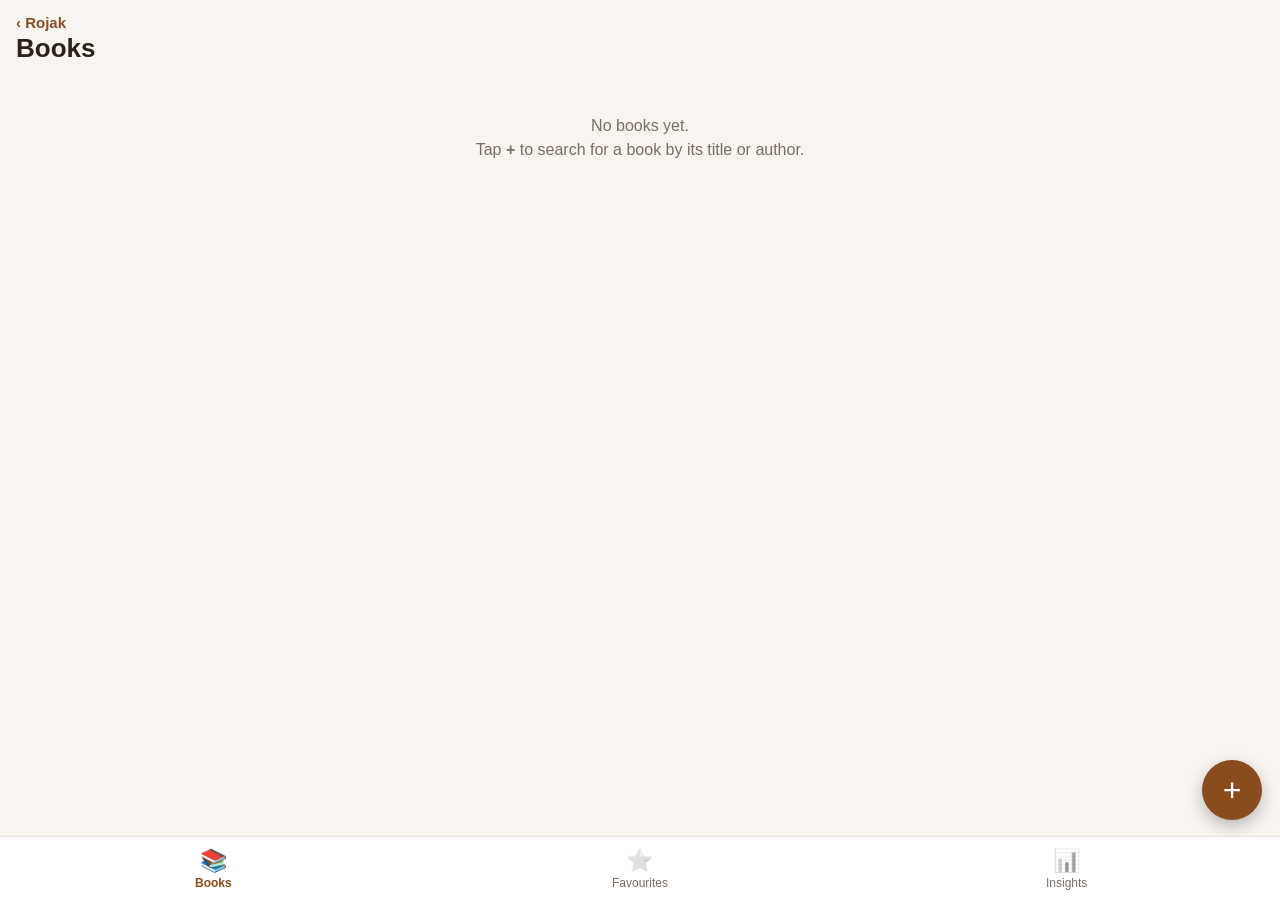
<file: books/index.html>
<!doctype html>
<html lang="en">
<head>
  <meta charset="utf-8">
  <meta name="viewport" content="width=device-width, initial-scale=1, viewport-fit=cover">
  <title>Books · Rojak</title>
  <meta name="description" content="Books you want to read, are reading and have finished. Data stays on your phone.">
  <meta name="theme-color" content="#8a4b1f">
  <link rel="manifest" href="../manifest.json">
  <link rel="icon" href="../rojak-icon.svg" type="image/svg+xml">
  <link rel="apple-touch-icon" href="../rojak-apple-touch-icon.png">
  <meta name="apple-mobile-web-app-capable" content="yes">
  <meta name="mobile-web-app-capable" content="yes">
  <meta name="apple-mobile-web-app-title" content="Books">
  <meta name="apple-mobile-web-app-status-bar-style" content="default">
  <!-- When app files change, bump ?v= here, in index.html, money/index.html, fitness/index.html, habits/index.html and the version in sw.js (keep them all the same). -->
  <link rel="stylesheet" href="style.css?v=97">
</head>
<body>
  <header class="topbar">
    <a href="../" class="back-home">‹ Rojak</a>
    <h1>Books</h1>
    <div id="summaryLine" class="muted small"></div>
  </header>

  <main>
    <div id="books"></div>
  </main>

  <button id="fab" class="fab" aria-label="Add a book">+</button>

  <nav class="tabbar" aria-label="Books sections">
    <button type="button" data-view="books" class="active"><span>📚</span>Books</button>
    <button type="button" data-view="favourites"><span>⭐</span>Favourites</button>
    <button type="button" data-view="insights"><span>📊</span>Insights</button>
  </nav>

  <!-- Bottom sheet for search and forms -->
  <div id="sheet" class="sheet hidden" role="dialog" aria-modal="true" aria-labelledby="sheetTitle">
    <div class="sheet-backdrop" data-close></div>
    <div class="sheet-panel">
      <div class="sheet-head">
        <h2 id="sheetTitle"></h2>
        <button class="icon-btn" data-close aria-label="Close">✕</button>
      </div>
      <div id="sheetBody"></div>
    </div>
  </div>

  <!-- Finished a book: when, and how many stars (over the sheet) -->
  <div id="finishDlg" class="dlg hidden" role="dialog" aria-modal="true" aria-labelledby="finishTitle">
    <div class="sheet-backdrop" data-fclose></div>
    <div class="dlg-panel">
      <div class="dlg-cover" id="finishCover"></div>
      <h2 id="finishTitle">Finished! 🎉</h2>
      <div class="muted small" id="finishBook"></div>
      <label>Finished on <input type="date" id="finishDate"></label>
      <div class="label-t">How was it?</div>
      <div class="stars big" id="finishStars" role="radiogroup" aria-label="Rating"></div>
      <div class="star-word" id="finishWord"></div>
      <div class="warn-line hidden" id="finishWarn"></div>
      <button class="btn" type="button" id="finishOk">Save</button>
      <button class="link-btn" type="button" data-fclose>Cancel</button>
    </div>
  </div>

  <!-- Edit the genre list (over the sheet) -->
  <div id="genreDlg" class="dlg genre-dlg hidden" role="dialog" aria-modal="true" aria-labelledby="genreTitle">
    <div class="sheet-backdrop" data-gclose></div>
    <div class="dlg-panel">
      <h2 id="genreTitle">Genres</h2>
      <div class="muted small">Rename a genre by typing over it. Removing one takes it off its books (the number is how many books have it).</div>
      <div id="genreList" class="genre-list"></div>
      <form id="genreAdd" class="genre-add"><input id="genreNew" maxlength="30" placeholder="New genre, e.g. Horror" aria-label="New genre"><button class="btn" type="submit">Add</button></form>
      <button class="btn secondary" type="button" data-gclose>Done</button>
    </div>
  </div>

  <input type="file" id="coverFile" accept="image/*" hidden>
  <input type="file" id="coverCamera" accept="image/*" capture="environment" hidden>

  <div id="toast" class="toast hidden"></div>

  <script src="../core/store.js?v=97"></script>
  <script src="genres.js?v=97"></script>
  <script src="insights.js?v=97"></script>
  <script src="app.js?v=97"></script>
</body>
</html>
</file>
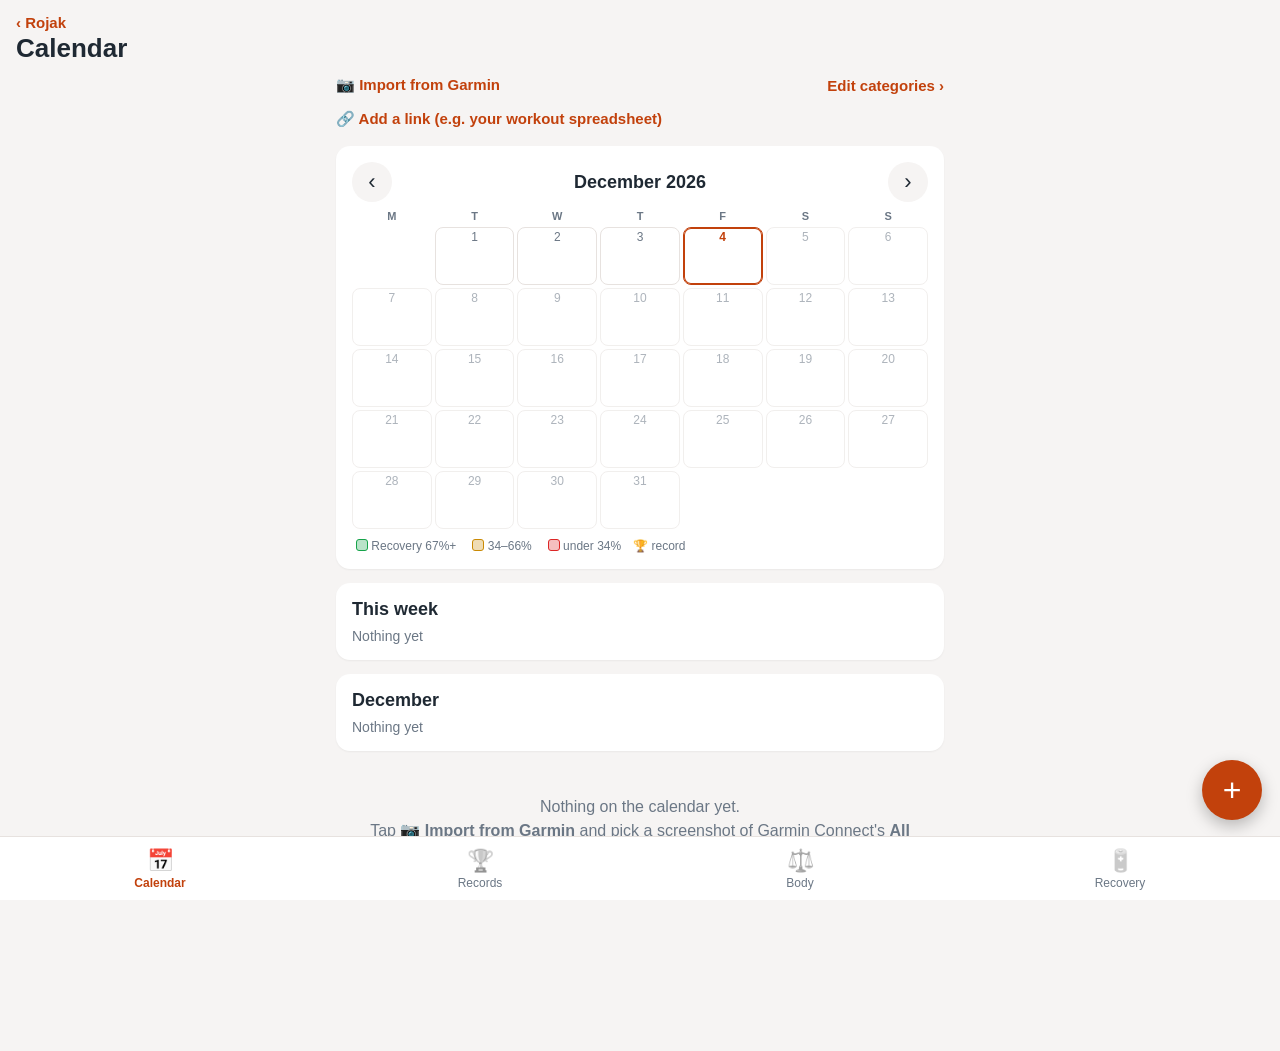
<file: fitness/index.html>
<!doctype html>
<html lang="en">
<head>
  <meta charset="utf-8">
  <meta name="viewport" content="width=device-width, initial-scale=1, viewport-fit=cover">
  <title>Fitness · Rojak</title>
  <meta name="description" content="A calendar of your training, your max lifts and fastest runs, body measurements and recovery. Data stays on your phone.">
  <meta name="theme-color" content="#c2410c">
  <link rel="manifest" href="../manifest.json">
  <link rel="icon" href="../rojak-icon.svg" type="image/svg+xml">
  <link rel="apple-touch-icon" href="../rojak-apple-touch-icon.png">
  <meta name="apple-mobile-web-app-capable" content="yes">
  <meta name="mobile-web-app-capable" content="yes">
  <meta name="apple-mobile-web-app-title" content="Fitness">
  <meta name="apple-mobile-web-app-status-bar-style" content="default">
  <!-- When app files change, bump ?v= here, in index.html, money/index.html and the version in sw.js (keep them all the same). -->
  <link rel="stylesheet" href="style.css?v=97">
</head>
<body>
  <header class="topbar">
    <a href="../" class="back-home">‹ Rojak</a>
    <h1 id="viewTitle">Calendar</h1>
  </header>

  <main>
    <!-- CALENDAR: what you did each day, by category -->
    <section id="view-calendar" class="view active">
      <div class="view-head"><button type="button" class="link-btn import-btn" data-import>📷 Import from Garmin</button><button type="button" class="link-btn" id="catsBtn">Edit categories ›</button></div>
      <div id="calendar"></div>
    </section>

    <!-- RECORDS: max lifts and fastest runs -->
    <section id="view-records" class="view">
      <div class="view-head"><button type="button" class="link-btn import-btn" data-import>📷 Import Garmin Personal Records</button></div>
      <div id="records"></div>
    </section>

    <!-- BODY: body weight, height, body fat -->
    <section id="view-body" class="view">
      <div id="bodyLatest"></div>
      <div id="bodyList" class="list"></div>
    </section>

    <!-- RECOVERY: recovery score, HRV, resting heart rate, sleep, strain -->
    <section id="view-recovery" class="view">
      <div class="view-head"><button type="button" class="link-btn import-btn" data-import>📷 Import from Whoop / Garmin</button></div>
      <div id="recoveryLatest"></div>
      <div id="recoveryList" class="list"></div>
    </section>
  </main>

  <button id="fab" class="fab" aria-label="Add a session">+</button>

  <nav class="tabbar">
    <button data-view="calendar" class="active"><span>📅</span>Calendar</button>
    <button data-view="records"><span>🏆</span>Records</button>
    <button data-view="body"><span>⚖️</span>Body</button>
    <button data-view="recovery"><span>🔋</span>Recovery</button>
  </nav>

  <!-- Bottom sheet for forms -->
  <div id="sheet" class="sheet hidden" role="dialog" aria-modal="true" aria-labelledby="sheetTitle">
    <div class="sheet-backdrop" data-close></div>
    <div class="sheet-panel">
      <div class="sheet-head">
        <h2 id="sheetTitle"></h2>
        <button class="icon-btn" data-close aria-label="Close">✕</button>
      </div>
      <div id="sheetBody"></div>
    </div>
  </div>

  <div id="toast" class="toast hidden"></div>

  <script src="../core/store.js?v=97"></script>
  <script src="app.js?v=97"></script>
  <script src="import.js?v=97"></script>
</body>
</html>
</file>
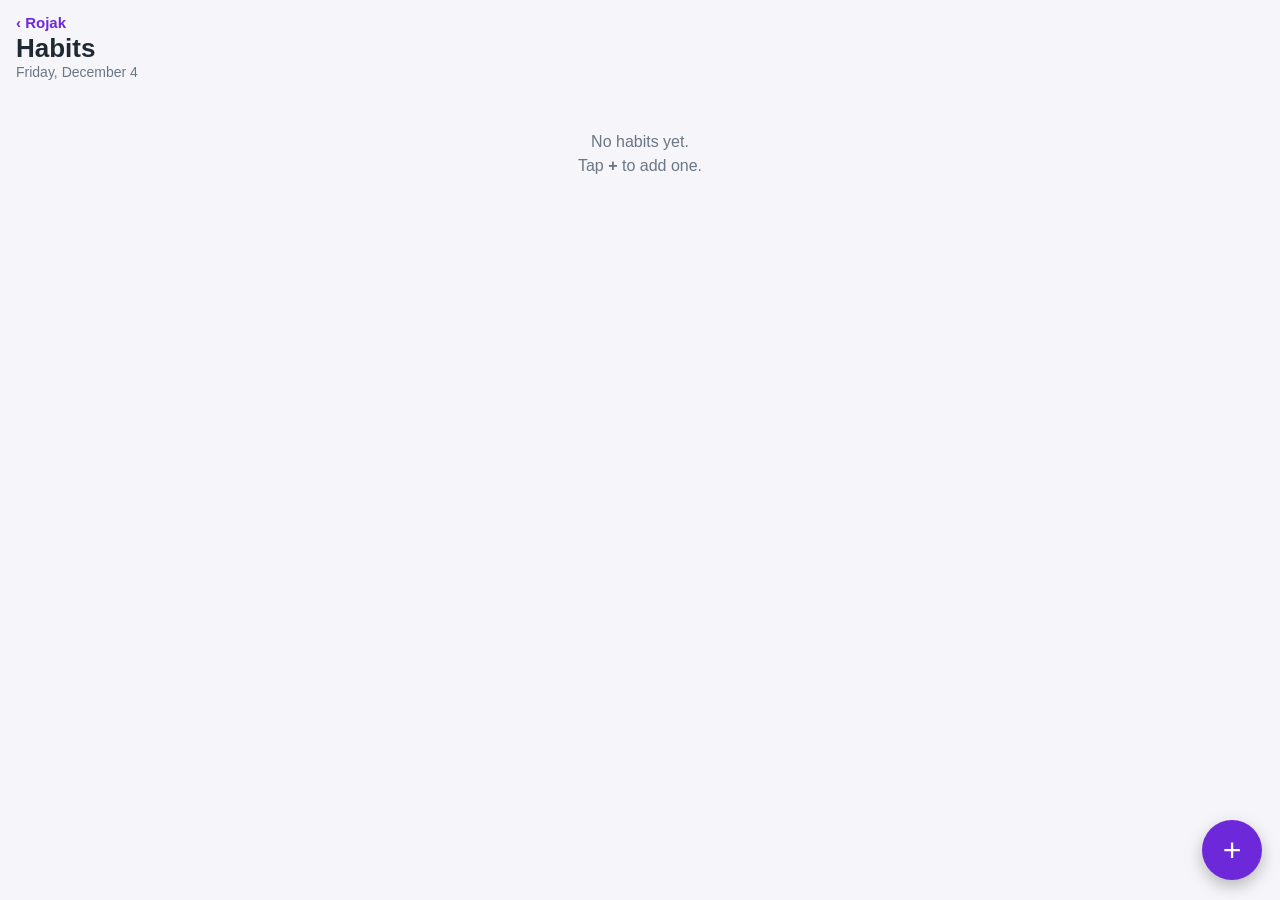
<file: habits/index.html>
<!doctype html>
<html lang="en">
<head>
  <meta charset="utf-8">
  <meta name="viewport" content="width=device-width, initial-scale=1, viewport-fit=cover">
  <title>Habits · Rojak</title>
  <meta name="description" content="Daily, weekly and monthly habits with streaks and completion. Data stays on your phone.">
  <meta name="theme-color" content="#6d28d9">
  <link rel="manifest" href="../manifest.json">
  <link rel="icon" href="../rojak-icon.svg" type="image/svg+xml">
  <link rel="apple-touch-icon" href="../rojak-apple-touch-icon.png">
  <meta name="apple-mobile-web-app-capable" content="yes">
  <meta name="mobile-web-app-capable" content="yes">
  <meta name="apple-mobile-web-app-title" content="Habits">
  <meta name="apple-mobile-web-app-status-bar-style" content="default">
  <!-- When app files change, bump ?v= here, in index.html, money/index.html, fitness/index.html and the version in sw.js (keep them all the same). -->
  <link rel="stylesheet" href="style.css?v=97">
</head>
<body>
  <header class="topbar">
    <a href="../" class="back-home">‹ Rojak</a>
    <h1>Habits</h1>
    <div id="todayLabel" class="muted small"></div>
  </header>

  <main>
    <div id="habits"></div>
  </main>

  <button id="fab" class="fab" aria-label="Add a habit">+</button>

  <!-- Bottom sheet for forms -->
  <div id="sheet" class="sheet hidden" role="dialog" aria-modal="true" aria-labelledby="sheetTitle">
    <div class="sheet-backdrop" data-close></div>
    <div class="sheet-panel">
      <div class="sheet-head">
        <h2 id="sheetTitle"></h2>
        <button class="icon-btn" data-close aria-label="Close">✕</button>
      </div>
      <div id="sheetBody"></div>
    </div>
  </div>

  <div id="toast" class="toast hidden"></div>

  <script src="../core/store.js?v=97"></script>
  <script src="rules.js?v=97"></script>
  <script src="engine.js?v=97"></script>
  <script src="app.js?v=97"></script>
</body>
</html>
</file>
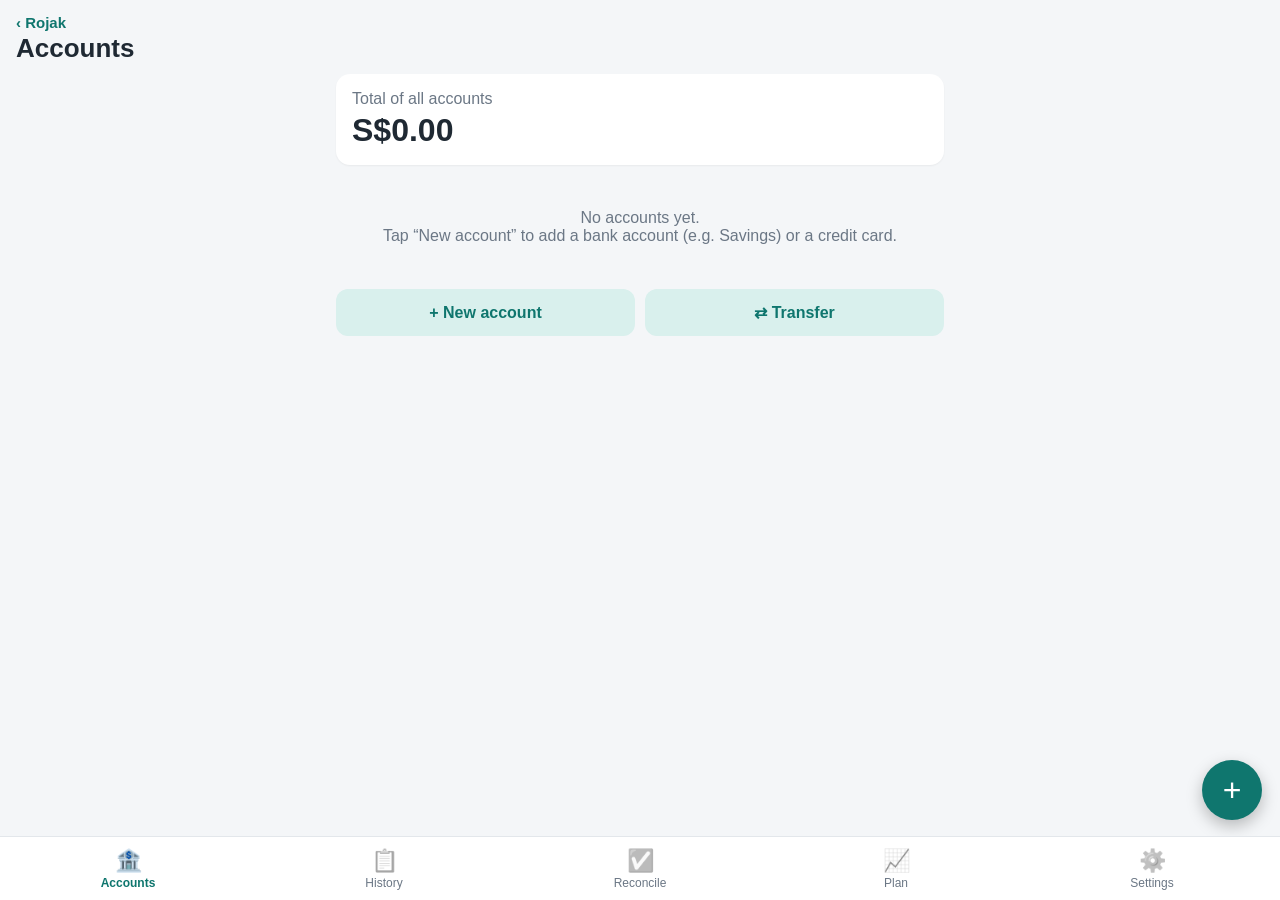
<file: money/index.html>
<!doctype html>
<html lang="en">
<head>
  <meta charset="utf-8">
  <meta name="viewport" content="width=device-width, initial-scale=1, viewport-fit=cover">
  <title>Money · Rojak</title>
  <meta name="description" content="A simple money tracker that keeps your data on your phone.">
  <meta name="theme-color" content="#0f766e">
  <link rel="manifest" href="../manifest.json">
  <link rel="icon" href="../icon-v2.svg" type="image/svg+xml">
  <link rel="apple-touch-icon" href="../apple-touch-icon-v2.png">
  <meta name="apple-mobile-web-app-capable" content="yes">
  <meta name="mobile-web-app-capable" content="yes">
  <meta name="apple-mobile-web-app-title" content="Money">
  <meta name="apple-mobile-web-app-status-bar-style" content="default">
  <!-- When app files change, bump ?v= here and the version in sw.js so phones load matching files. -->
  <link rel="stylesheet" href="style.css?v=97">
</head>
<body>
  <header class="topbar">
    <a href="../" class="back-home">‹ Rojak</a>
    <h1 id="viewTitle">Accounts</h1>
  </header>

  <main>
    <!-- ACCOUNTS -->
    <section id="view-accounts" class="view active">
      <div id="dueList"></div>
      <div class="card total-card">
        <div class="muted" id="totalLabel">Total of all accounts</div>
        <div id="totalBalance" class="big">0.00</div>
        <div id="totalSplit" class="muted small"></div>
      </div>
      <div id="accountList" class="list"></div>
      <div class="btn-row">
        <button class="btn secondary" id="addAccountBtn">+ New account</button>
        <button class="btn secondary" id="transferBtn">⇄ Transfer</button>
      </div>
      <div id="loanList" style="margin-top:18px"></div>
    </section>

    <!-- TRANSACTIONS -->
    <section id="view-tx" class="view">
      <div class="row gap">
        <select id="txFilter" aria-label="Filter by account"></select>
        <select id="txCatFilter" aria-label="Filter by category"></select>
      </div>
      <div id="spendPie" class="card"></div>
      <div id="txTotal" class="card total-line hidden"></div>
      <div id="txList" class="list"></div>
    </section>

    <!-- RECONCILE -->
    <section id="view-recon" class="view">
      <form id="reconForm" class="card form">
        <p class="muted small">Check your bank app, take a screenshot, then fill this in.</p>
        <label>Account
          <select id="reconAccount" required></select>
        </label>
        <label>Date
          <input type="date" id="reconDate" required>
        </label>
        <div id="reconCardModeWrap" class="hidden">
          <div class="segmented" id="reconCardMode">
            <button type="button" data-m="bill" class="on">Bill to pay</button>
            <button type="button" data-m="all">Everything owed</button>
          </div>
          <p class="muted small" id="reconCardHint" style="margin:6px 0 0"></p>
        </div>
        <label>Bank screenshot (optional — the balance is read from it for you; the screenshot isn't kept)
          <input type="file" id="reconImage" accept="image/*">
        </label>
        <img id="reconPreview" class="preview hidden" alt="Screenshot preview">
        <div id="reconOcr" class="ocr-box small hidden" aria-live="polite"></div>
        <label><span id="reconBankLabel">Balance shown in your bank</span>
          <input type="number" id="reconBank" inputmode="decimal" step="0.01" placeholder="0.00" required>
        </label>
        <div class="compare">
          <div><span class="muted small" id="reconAppLabel">App balance</span><strong id="reconApp">0.00</strong></div>
          <div><span class="muted small">Difference</span><strong id="reconDiff">–</strong></div>
        </div>
        <label>Note (optional)
          <input type="text" id="reconNote" placeholder="e.g. pending card payment">
        </label>
        <button class="btn full" type="submit">Save reconciliation</button>
      </form>
      <h2 class="section-title">History</h2>
      <div id="reconList" class="list"></div>
    </section>

    <!-- PLAN: forecast, recurring payments, savings projects -->
    <section id="view-plan" class="view">
      <div class="segmented three four" id="planTabs">
        <button type="button" data-plan="forecast" class="on">Forecast</button>
        <button type="button" data-plan="recurring">Recurring</button>
        <button type="button" data-plan="projects">Projects</button>
        <button type="button" data-plan="trips">Trips</button>
      </div>
      <div id="plan-forecast" class="plan-pane"></div>
      <div id="plan-recurring" class="plan-pane hidden"></div>
      <div id="plan-projects" class="plan-pane hidden"></div>
      <div id="plan-trips" class="plan-pane hidden"></div>
    </section>

    <!-- BACKUP -->
    <section id="view-backup" class="view">
      <a class="card form backup-link" href="../">
        <h2>Backup</h2>
        <p class="muted small">Backup, restore and deleting data are done for all of Rojak at once, on the home screen. <strong>‹ Rojak → Backup</strong></p>
      </a>
      <div class="card form">
        <h2>Settings</h2>
        <label>Currency symbol
          <input type="text" id="currencyInput" maxlength="4" placeholder="e.g. $ or £ or RM">
        </label>
        <label>Payday (salary day)
          <select id="paydayInput"></select>
        </label>
        <label id="payWeekendWrap" class="check"><input type="checkbox" id="payWeekendInput">
          If payday falls on a weekend, I'm paid on the Friday before</label>
        <p class="muted small" style="margin:-6px 0 0">With a payday set, the forecast and totals use pay cycles (payday to the day before the next payday) instead of calendar months.</p>
        <button type="button" class="btn secondary full" id="payChangeBtn">Payday changing? (e.g. new job)</button>
        <div id="payHistory"></div>
        <label class="check"><input type="checkbox" id="remindInput">
          Notify me when a recurring payment is due, so I remember to log it</label>
        <p id="remindInfo" class="muted small" style="margin:-6px 0 0"></p>
        <button class="btn secondary full" id="manageCatsBtn">Manage categories</button>
        <p id="storageInfo" class="muted small"></p>
      </div>
    </section>
  </main>

  <button id="fab" class="fab" aria-label="Add transaction">+</button>

  <nav class="tabbar">
    <button data-view="accounts" class="active"><span>🏦</span>Accounts</button>
    <button data-view="tx"><span>📋</span>History</button>
    <button data-view="recon"><span>✅</span>Reconcile</button>
    <button data-view="plan"><span>📈</span>Plan</button>
    <button data-view="backup"><span>⚙️</span>Settings</button>
  </nav>

  <!-- Bottom sheet for forms -->
  <div id="sheet" class="sheet hidden" role="dialog" aria-modal="true">
    <div class="sheet-backdrop" data-close></div>
    <div class="sheet-panel">
      <div class="sheet-head">
        <h2 id="sheetTitle"></h2>
        <button class="icon-btn" data-close aria-label="Close">✕</button>
      </div>
      <div id="sheetBody"></div>
    </div>
  </div>

  <div id="toast" class="toast hidden"></div>

  <script src="../core/store.js?v=97"></script>
  <script src="app.js?v=97"></script>
  <script src="plan.js?v=97"></script>
</body>
</html>
</file>
<file: books/style.css>
/* Books — same layout as Money, Fitness and Habits, with a warm wood-brown accent. */
:root {
  --bg: #f8f5f1;
  --card: #ffffff;
  --text: #2a211b;
  --muted: #7a6d63;
  --line: #e8e0d7;
  --primary: #8a4b1f;
  --primary-soft: #f6eadf;
  --on-primary: #ffffff;
  --star: #f5a524;
  --good: #15803d;
  --danger: #9f1239;
  --radius: 14px;
  --safe-b: env(safe-area-inset-bottom, 0px);
  color-scheme: light dark;
}
@media (prefers-color-scheme: dark) {
  :root {
    --bg: #15110e;
    --card: #211b16;
    --text: #efe8e1;
    --muted: #a89a8e;
    --line: #3a3029;
    --primary: #e0a46b;
    --primary-soft: #3a2a1d;
    --on-primary: #2a1a0c;
    --star: #fbbf24;
    --good: #22c55e;
    --danger: #fb7185;
  }
}

* { box-sizing: border-box; }
html, body { margin: 0; }
body {
  font-family: -apple-system, BlinkMacSystemFont, "Segoe UI", Roboto, sans-serif;
  background: var(--bg); color: var(--text); font-size: 16px;
  -webkit-tap-highlight-color: transparent;
  padding-bottom: calc(var(--safe-b) + 100px);
}

.topbar { position: sticky; top: 0; z-index: 5; background: var(--bg); padding: calc(env(safe-area-inset-top, 0px) + 14px) 16px 10px; }
.topbar h1 { margin: 0; font-size: 26px; }
.back-home { display: inline-block; color: var(--primary); font-weight: 600; text-decoration: none; font-size: 15px; margin-bottom: 2px; }

main { padding: 0 16px; max-width: 640px; margin: 0 auto; }
.hidden { display: none !important; }
.muted { color: var(--muted); }
.small { font-size: 14px; }
.empty { text-align: center; color: var(--muted); padding: 40px 10px; line-height: 1.5; }

/* ---------- Forms ---------- */
.form { display: flex; flex-direction: column; gap: 14px; }
label { display: flex; flex-direction: column; gap: 6px; font-size: 14px; font-weight: 600; }
input, select {
  font: inherit; font-weight: 400; font-size: 16px; /* 16px stops iPhone zooming in */
  padding: 12px; border: 1px solid var(--line); border-radius: 10px;
  background: var(--bg); color: var(--text); width: 100%; min-width: 0;
}
input:focus, select:focus { outline: 2px solid var(--primary); outline-offset: -1px; }
.hint { font-size: 12px; font-weight: 400; color: var(--muted); }
.label-t { font-size: 14px; font-weight: 600; margin-bottom: -8px; }
.seg { display: grid; grid-auto-flow: column; grid-auto-columns: 1fr; gap: 6px; }
.seg button { border: 1px solid var(--line); background: var(--card); color: var(--text); border-radius: 10px; padding: 10px 6px;
  font: inherit; font-size: 14px; font-weight: 600; cursor: pointer; }
.seg button.on { background: var(--primary); border-color: var(--primary); color: var(--on-primary); }

/* Buttons */
.btn { font: inherit; font-weight: 600; border: 0; border-radius: 12px; padding: 14px 16px; background: var(--primary); color: var(--on-primary);
  cursor: pointer; text-align: center; width: 100%; display: block; }
.btn.danger { background: transparent; color: var(--danger); border: 1px solid var(--danger); }
.btn:active { opacity: .8; }
.icon-btn { border: 0; background: var(--bg); color: var(--text); width: 36px; height: 36px; border-radius: 50%; font-size: 16px; cursor: pointer; }

.fab {
  position: fixed; right: 18px; z-index: 6; bottom: calc(var(--safe-b) + 20px);
  width: 60px; height: 60px; border-radius: 50%; border: 0;
  background: var(--primary); color: var(--on-primary); font-size: 32px; line-height: 1; box-shadow: 0 6px 16px rgba(0,0,0,.25); cursor: pointer;
}

.sheet { position: fixed; inset: 0; z-index: 20; }
.sheet-backdrop { position: absolute; inset: 0; background: rgba(0,0,0,.4); }
.sheet-panel {
  position: absolute; left: 0; right: 0; bottom: 0; max-height: 92vh; overflow-y: auto;
  background: var(--card); border-radius: 18px 18px 0 0; padding: 8px 16px calc(20px + var(--safe-b));
  max-width: 640px; margin: 0 auto; animation: up .2s ease-out;
}
@keyframes up { from { transform: translateY(40px); opacity: 0; } }
@media (prefers-reduced-motion: reduce) { .sheet-panel { animation: none; } }
.sheet-head { display: flex; justify-content: space-between; align-items: center; padding: 8px 0 12px; }
.sheet-head h2 { margin: 0; font-size: 20px; }

.toast {
  position: fixed; left: 50%; transform: translateX(-50%); z-index: 30; bottom: calc(var(--safe-b) + 96px);
  background: #222; color: #fff; padding: 10px 16px; border-radius: 20px; font-size: 14px; max-width: calc(100% - 32px); text-align: center;
}

textarea { font: inherit; font-weight: 400; font-size: 16px; padding: 12px; border: 1px solid var(--line); border-radius: 10px;
  background: var(--bg); color: var(--text); width: 100%; min-height: 90px; resize: vertical; }
textarea:focus { outline: 2px solid var(--primary); outline-offset: -1px; }
.btn.secondary { background: var(--primary-soft); color: var(--primary); }
.link-btn { background: none; border: 0; color: var(--primary); font: inherit; font-weight: 600; padding: 8px 4px; cursor: pointer; }
.warn-line { font-size: 13px; color: var(--danger); }
.row2 { display: grid; grid-template-columns: 1fr 1fr; gap: 10px; }

/* ---------- Covers ---------- */
/* A cover keeps a book's shape (2:3). Books without a picture get a plain coloured cover with the title on it. */
.cover { position: relative; flex: none; width: 56px; aspect-ratio: 2 / 3; border-radius: 3px 5px 5px 3px; overflow: hidden;
  background: var(--line); box-shadow: 0 1px 3px rgba(0,0,0,.25), inset 3px 0 0 rgba(0,0,0,.12); }
.cover img { position: absolute; inset: 0; width: 100%; height: 100%; object-fit: cover; display: block; }
.cover.plain { display: flex; align-items: center; justify-content: center; padding: 4px; text-align: center; color: #fff;
  font-size: 9px; font-weight: 700; line-height: 1.15; overflow-wrap: anywhere; text-shadow: 0 1px 1px rgba(0,0,0,.3); }
.cover.plain span { display: -webkit-box; -webkit-line-clamp: 5; -webkit-box-orient: vertical; overflow: hidden; }
.cover.lg { width: 110px; font-size: 13px; }

/* ---------- The list ---------- */
.group-h { font-size: 13px; font-weight: 700; color: var(--muted); text-transform: uppercase; letter-spacing: .04em; margin: 18px 4px 8px; }
.group-h:first-child { margin-top: 4px; }
.book { display: flex; gap: 12px; align-items: center; width: 100%; background: var(--card); border: 0; border-radius: var(--radius);
  padding: 10px 12px; margin-bottom: 8px; box-shadow: 0 1px 2px rgba(0,0,0,.05); font: inherit; color: inherit; text-align: left; cursor: pointer; }
.book-info { flex: 1; min-width: 0; }
.book-title { font-weight: 700; overflow: hidden; text-overflow: ellipsis; display: -webkit-box; -webkit-line-clamp: 2; -webkit-box-orient: vertical; }
.book-author { color: var(--muted); font-size: 14px; margin-top: 1px; white-space: nowrap; overflow: hidden; text-overflow: ellipsis; }
.book-meta { color: var(--muted); font-size: 12px; margin-top: 4px; }
.row-stars { gap: 0; margin: 3px 0 0 -3px; }
.row-stars .star { padding: 3px; }
.row-stars .star svg { width: 22px; height: 22px; }
.quick { flex: none; border: 1px solid var(--line); background: var(--card); color: var(--primary); border-radius: 10px; padding: 8px 10px;
  font: inherit; font-size: 13px; font-weight: 600; line-height: 1.25; cursor: pointer; }

/* ---------- Stars ---------- */
.stars { display: flex; gap: 4px; align-items: center; }
.star { border: 0; background: none; padding: 2px; cursor: pointer; line-height: 0; color: var(--line); }
.star svg { width: 34px; height: 34px; display: block; fill: currentColor; transition: transform .15s; }
.star.on { color: var(--star); }
.star.on svg { filter: drop-shadow(0 1px 1px rgba(0,0,0,.15)); }
.star.pop svg { animation: pop .3s ease-out; }
@keyframes pop { 50% { transform: scale(1.3); } }
.stars.big { justify-content: center; gap: 6px; }
.stars.big .star svg { width: 46px; height: 46px; }
.stars.mini { gap: 1px; }
.stars.mini svg { width: 14px; height: 14px; fill: currentColor; }
.stars.mini .off { color: var(--line); }
.stars.mini .on { color: var(--star); }
.star-word { text-align: center; font-size: 14px; font-weight: 600; color: var(--primary); min-height: 20px; margin-top: -6px; }
@media (prefers-reduced-motion: reduce) { .star.pop svg { animation: none; } }

/* ---------- Search ---------- */
.search-box { position: relative; }
.results { display: flex; flex-direction: column; gap: 4px; margin-top: 4px; }
.result { display: flex; gap: 12px; align-items: center; width: 100%; border: 0; background: none; padding: 8px 4px; border-radius: 10px;
  font: inherit; color: inherit; text-align: left; cursor: pointer; }
.result:active, .result:hover { background: var(--primary-soft); }
.result .cover { width: 44px; }
.result-msg { text-align: center; color: var(--muted); font-size: 14px; padding: 20px 8px; line-height: 1.5; }
.manual-box { border-top: 1px solid var(--line); margin-top: 8px; padding-top: 12px; text-align: center; }

/* ---------- Book form ---------- */
.cover-edit { display: flex; gap: 14px; align-items: center; }
.cover-btns { display: flex; flex-direction: column; gap: 8px; flex: 1; }
.cover-btns .btn { padding: 10px 12px; font-size: 14px; }

/* ---------- Finished dialog (over the sheet) ---------- */
.dlg { position: fixed; inset: 0; z-index: 25; display: grid; place-items: center; padding: 16px; }
.dlg-panel { position: relative; background: var(--card); border-radius: 18px; padding: 20px 18px 12px; width: 100%; max-width: 380px;
  display: flex; flex-direction: column; gap: 14px; text-align: center; animation: up .2s ease-out; max-height: 92vh; overflow-y: auto; }
.dlg-panel h2 { margin: 0; font-size: 22px; }
.dlg-panel label { text-align: left; }
.dlg-cover { display: flex; justify-content: center; }
.dlg-cover:empty { display: none; }
@media (prefers-reduced-motion: reduce) { .dlg-panel { animation: none; } }

/* ---------- Reading timeline ---------- */
/* A line down the left; each year is a pill on the line, each month a dot with its covers side by side. */
.tl-empty { color: var(--muted); font-size: 14px; padding: 6px 4px 10px; line-height: 1.5; }
.timeline { position: relative; padding-left: 22px; margin-left: 6px; }
.timeline::before { content: ''; position: absolute; left: 0; top: 14px; bottom: 6px; width: 3px; border-radius: 2px;
  background: linear-gradient(var(--primary), var(--line)); }
.tl-year { margin-bottom: 8px; }
.tl-year-h { position: relative; display: flex; align-items: baseline; gap: 8px; margin: 0 0 6px -36px; }
.tl-year-h span { background: var(--primary); color: var(--on-primary); font-size: 16px; font-weight: 800; padding: 4px 12px;
  border-radius: 999px; box-shadow: 0 0 0 4px var(--bg); }
.tl-year-h small { font-size: 13px; font-weight: 600; color: var(--muted); }
.tl-month { position: relative; padding: 8px 0 10px; }
.tl-month::before { content: ''; position: absolute; left: -28px; top: 13px; width: 11px; height: 11px; border-radius: 50%;
  background: var(--card); border: 3px solid var(--primary); }
.tl-month-h { font-weight: 700; font-size: 15px; margin-bottom: 8px; }
.tl-month-h small { font-weight: 500; color: var(--muted); }
.tl-covers { display: flex; flex-wrap: wrap; gap: 12px 10px; }
.tl-book { border: 0; background: none; padding: 0; cursor: pointer; display: flex; flex-direction: column; align-items: center; gap: 4px; font: inherit; }
.tl-book .cover { width: 72px; font-size: 10px; transition: transform .15s; }
.tl-book:active .cover { transform: scale(.96); }
.tl-book .stars.mini svg { width: 12px; height: 12px; }

/* Want to read: folded away under the timeline */
.want-list { margin-top: 18px; }
.want-list > summary { cursor: pointer; font-size: 13px; font-weight: 700; color: var(--muted); text-transform: uppercase; letter-spacing: .04em;
  padding: 10px 4px; list-style: none; }
.want-list > summary::-webkit-details-marker { display: none; }
.want-list > summary::after { content: ' ›'; }
.want-list[open] > summary::after { content: ' ⌄'; }

/* ---------- One book's details ---------- */
.detail { display: flex; flex-direction: column; align-items: center; text-align: center; gap: 8px; }
.cover.xl { width: 140px; font-size: 15px; margin-bottom: 6px; box-shadow: 0 6px 18px rgba(0,0,0,.25), inset 4px 0 0 rgba(0,0,0,.12); }
.detail-title { font-size: 21px; font-weight: 800; line-height: 1.25; }
.detail .book-author { white-space: normal; font-size: 15px; }
.status-chip { font-size: 12px; font-weight: 700; padding: 4px 10px; border-radius: 999px; background: var(--primary-soft); color: var(--primary); }
.status-chip.finished { background: #dcfce7; color: #166534; }
@media (prefers-color-scheme: dark) { .status-chip.finished { background: #14361f; color: #86efac; } }
.detail .star-word { margin-top: -4px; }
.detail-notes { white-space: pre-wrap; text-align: left; align-self: stretch; background: var(--bg); border-radius: 12px; padding: 12px 14px;
  font-size: 15px; line-height: 1.5; margin-top: 6px; }

/* ---------- Genres ---------- */
.genre-label { display: flex; align-items: baseline; gap: 6px; margin-bottom: 8px; }
.genre-label .link-btn, .tag-label .link-btn { margin-left: auto; }
.link-btn.sm { font-size: 13px; padding: 0 2px; }
.genre-chips { display: flex; flex-wrap: wrap; gap: 6px; }
.genre-chip { border: 1px solid var(--line); background: var(--card); color: var(--text); border-radius: 999px; padding: 7px 12px;
  font: inherit; font-size: 14px; cursor: pointer; }
.genre-chip.on { background: var(--primary); border-color: var(--primary); color: var(--on-primary); font-weight: 600; }
.genre-chip.sug.on::before { content: '✨ '; }
.genre-hint { margin-top: 6px; }
.genre-tags { display: flex; flex-wrap: wrap; justify-content: center; gap: 5px; }
.genre-tags span { font-size: 12px; font-weight: 600; padding: 3px 9px; border-radius: 999px; border: 1px solid var(--line); color: var(--muted); }

/* Tag my books: the button on the main screen and the one-at-a-time screen */
.tag-cta { display: flex; justify-content: space-between; align-items: center; gap: 10px; width: 100%; margin: 4px 0 6px;
  border: 1.5px dashed var(--primary); background: var(--primary-soft); color: var(--primary); border-radius: var(--radius);
  padding: 12px 14px; font: inherit; font-size: 14px; cursor: pointer; text-align: left; }
.tag-cta .muted { font-size: 13px; white-space: nowrap; }
.tag-count { text-align: center; margin: -6px 0 8px; font-weight: 600; }
.tag-label { display: flex; align-items: baseline; gap: 6px; margin: 16px 0 8px; }
.tag-btns { display: grid; grid-template-columns: 1fr 2fr; gap: 8px; margin: 18px 0 4px; }
#sheetBody > .link-btn[data-close] { display: block; margin: 4px auto 0; }

/* Editing the genre list (over the sheet) */
.genre-dlg { z-index: 26; }
.genre-dlg .dlg-panel { text-align: left; max-width: 440px; }
.genre-list { display: flex; flex-direction: column; gap: 6px; max-height: 48vh; overflow-y: auto; margin: 0 -4px; padding: 0 4px; }
.genre-row { display: flex; align-items: center; gap: 4px; }
.genre-row input { flex: 1; min-width: 0; padding: 9px 10px; }
.genre-used { width: 22px; text-align: center; font-size: 12px; color: var(--muted); font-weight: 600; }
.icon-btn.sm { width: 32px; height: 32px; font-size: 14px; flex: none; }
.icon-btn:disabled { opacity: .3; }
.genre-add { display: flex; gap: 8px; }
.genre-add input { flex: 1; min-width: 0; }
.genre-add .btn { width: auto; padding: 12px 18px; }

/* ---------- Tabs (as in Fitness) ---------- */
:root { --tabbar-h: 64px; }
body { padding-bottom: calc(var(--tabbar-h) + var(--safe-b) + 90px); }
.fab { bottom: calc(var(--tabbar-h) + var(--safe-b) + 16px); }
.toast { bottom: calc(var(--tabbar-h) + var(--safe-b) + 90px); }
.tabbar {
  position: fixed; left: 0; right: 0; bottom: 0; z-index: 7;
  display: grid; grid-auto-flow: column; grid-auto-columns: 1fr;
  background: var(--card); border-top: 1px solid var(--line);
  padding-bottom: var(--safe-b); height: calc(var(--tabbar-h) + var(--safe-b));
}
.tabbar button { border: 0; background: transparent; color: var(--muted); font: inherit; font-size: 12px;
  display: flex; flex-direction: column; align-items: center; justify-content: center; gap: 2px; cursor: pointer; }
.tabbar button span { font-size: 22px; filter: grayscale(1); opacity: .7; }
.tabbar button.active { color: var(--primary); font-weight: 700; }
.tabbar button.active span { filter: none; opacity: 1; }

/* ---------- Favourites ---------- */
.fav-controls { display: flex; flex-direction: column; gap: 10px; margin: 4px 0 12px; }
.seg.sm button { padding: 8px 6px; font-size: 13px; }
.fav-genres { display: flex; gap: 6px; overflow-x: auto; margin: 0 -16px; padding: 0 16px 2px; scrollbar-width: none; }
.fav-genres::-webkit-scrollbar { display: none; }
.fav-genres .genre-chip { flex: none; padding: 6px 12px; font-size: 13px; }
.switch { flex-direction: row; align-items: center; gap: 10px; font-weight: 600; font-size: 14px; cursor: pointer; }
.switch input { position: absolute; opacity: 0; width: 1px; height: 1px; }
.switch-ui { flex: none; position: relative; width: 44px; height: 26px; border-radius: 13px; background: var(--line); transition: background .2s; }
.switch-ui::after { content: ''; position: absolute; top: 3px; left: 3px; width: 20px; height: 20px; border-radius: 50%; background: #fff;
  box-shadow: 0 1px 2px rgba(0,0,0,.3); transition: transform .2s; }
.switch input:checked + .switch-ui { background: var(--star); }
.switch input:checked + .switch-ui::after { transform: translateX(18px); }
.switch input:focus-visible + .switch-ui { outline: 2px solid var(--primary); outline-offset: 2px; }
.fav-count { margin: 0 4px 10px; }
.fav-grid { display: grid; grid-template-columns: repeat(auto-fill, minmax(92px, 1fr)); gap: 16px 12px; }
.fav-book { border: 0; background: none; padding: 0; font: inherit; color: inherit; cursor: pointer; display: flex; flex-direction: column; align-items: center; gap: 4px; min-width: 0; }
.fav-book .cover { width: 100%; font-size: 11px; transition: transform .15s; }
.fav-book:active .cover { transform: scale(.96); }
.fav-title { font-size: 12px; font-weight: 600; text-align: center; width: 100%; overflow: hidden; text-overflow: ellipsis; white-space: nowrap; }
@media (prefers-reduced-motion: reduce) { .switch-ui, .switch-ui::after { transition: none; } }

/* ---------- Insights ---------- */
/* Genre colours for "Genres over time": a fixed order, checked for colour-blind and normal-vision separation on
   each mode's card colour (light and dark are their own steps, not a flip). "Other" is a deliberate neutral grey. */
:root { --s1: #257de0; --s2: #f47230; --s3: #00b894; --s4: #f2a600; --s5: #ee7fac; --s-other: #57534e; --bar: var(--primary); }
@media (prefers-color-scheme: dark) {
  :root { --s1: #338ced; --s2: #e76624; --s3: #00a888; --s4: #d28e05; --s5: #e24d8b; --s-other: #d6d3d1; }
}
.ins-period { margin: 4px 0 14px; }
.ins-stats { display: grid; grid-template-columns: repeat(3, 1fr); gap: 8px; margin-bottom: 12px; }
.ins-stat { background: var(--card); border-radius: var(--radius); padding: 12px 8px; text-align: center; box-shadow: 0 1px 2px rgba(0,0,0,.05); }
.ins-stat .v { font-size: 28px; font-weight: 800; line-height: 1.1; color: var(--text); }
.ins-stat .v small { font-size: 18px; color: var(--star); margin-left: 1px; }
.ins-stat .l { font-size: 12px; color: var(--muted); margin-top: 3px; line-height: 1.3; }
.ins-card { background: var(--card); border-radius: var(--radius); padding: 14px; margin-bottom: 12px; box-shadow: 0 1px 2px rgba(0,0,0,.05); }
.ins-card h3 { margin: 0; font-size: 16px; }
.ins-sub { font-size: 12px; color: var(--muted); margin-top: 2px; }
.ins-tip { font-size: 13px; color: var(--muted); margin-top: 10px; min-height: 18px; }
.ins-empty { color: var(--muted); font-size: 14px; padding: 14px 0 4px; }
.ins-note { font-size: 12px; color: var(--muted); margin-top: 10px; }
.ins-authors { margin: 8px 0 0; padding: 0; list-style: none; counter-reset: a; }
.ins-authors li { counter-increment: a; display: flex; align-items: baseline; gap: 8px; padding: 7px 0; border-top: 1px solid var(--line); font-size: 15px; }
.ins-authors li:first-child { border-top: 0; }
.ins-authors li::before { content: counter(a); width: 18px; flex: none; font-weight: 800; color: var(--primary); }
.ins-authors .name { flex: 1; min-width: 0; font-weight: 600; overflow: hidden; text-overflow: ellipsis; white-space: nowrap; }
.ins-authors .n { flex: none; color: var(--muted); font-size: 13px; }

/* Horizontal bars: label, bar, value (values in text colour, never the bar colour) */
.hbars { display: flex; flex-direction: column; gap: 2px; margin-top: 10px; }
.hbar { display: grid; grid-template-columns: minmax(70px, 34%) 1fr auto; align-items: center; gap: 8px; border: 0; background: none;
  padding: 5px 4px; margin: 0 -4px; border-radius: 8px; font: inherit; color: inherit; text-align: left; cursor: pointer; }
.hbar.sel { background: var(--primary-soft); }
.hbar-label { font-size: 13px; overflow: hidden; text-overflow: ellipsis; white-space: nowrap; }
.hbar-track { height: 14px; display: flex; }
.hbar-fill { height: 100%; background: var(--bar); border-radius: 0 4px 4px 0; }
.hbar-value { font-size: 13px; font-weight: 700; min-width: 30px; text-align: right; font-variant-numeric: tabular-nums; }

/* Vertical bars over time; stacked segments are separated by a 2px gap in the card colour */
.vbars { display: grid; grid-template-columns: repeat(var(--cols), minmax(0, 1fr)); gap: 4px; margin-top: 12px; }
.vbar { border: 0; background: none; padding: 0; font: inherit; color: inherit; cursor: pointer; display: flex; flex-direction: column; align-items: stretch; gap: 4px; border-radius: 6px; }
.vbar-plot { position: relative; height: 130px; display: flex; flex-direction: column; justify-content: flex-end; align-items: center; border-bottom: 1px solid var(--line); }
.vbar-stack { width: min(100%, 26px); display: flex; flex-direction: column-reverse; gap: 2px; }
.vbar-stack .vseg:last-child { border-radius: 4px 4px 0 0; }
.vseg { display: block; min-height: 2px; background: var(--bar); }
.vseg.s1 { background: var(--s1); } .vseg.s2 { background: var(--s2); } .vseg.s3 { background: var(--s3); }
.vseg.s4 { background: var(--s4); } .vseg.s5 { background: var(--s5); } .vseg.other { background: var(--s-other); }
.vbar-num { font-size: 11px; font-weight: 700; margin-bottom: 2px; font-variant-numeric: tabular-nums; }
.vbar-label { font-size: 11px; color: var(--muted); text-align: center; white-space: nowrap; overflow: hidden; }
.vbar.sel .vbar-label { color: var(--primary); font-weight: 700; }
.vbar.sel .vbar-plot { background: var(--primary-soft); border-radius: 6px 6px 0 0; }
.ins-legend { display: flex; flex-wrap: wrap; gap: 4px 12px; margin-top: 10px; font-size: 12px; }
.ins-legend span { display: inline-flex; align-items: center; gap: 5px; }
.ins-legend i { display: inline-block; width: 12px; height: 12px; border-radius: 3px; min-height: 0; }
</file>
<file: fitness/style.css>
/* Fitness — same layout as the money tracker, with a coral accent so it's easy to tell apart. */
:root {
  --bg: #f6f4f3;
  --card: #ffffff;
  --text: #1f2933;
  --muted: #6b7785;
  --line: #e7e2df;
  --primary: #c2410c;
  --s1: #c2410c; --s2: #2563eb; /* chart lines: lift, body weight */
  --primary-soft: #fdebe1;
  --on-primary: #ffffff;
  --danger: #9f1239;
  --good: #15803d;
  --radius: 14px;
  --tabbar-h: 64px;
  --safe-b: env(safe-area-inset-bottom, 0px);
  --series-1: #2a78d6;
  --series-2: #eb6834;
  --series-3: #1baf7a;
  --series-4: #eda100;
  --series-5: #e87ba4;
  --grid: #e7e2df;
  color-scheme: light dark;
}
@media (prefers-color-scheme: dark) {
  :root {
    --bg: #141110;
    --card: #1f1a18;
    --text: #ece8e6;
    --muted: #a39892;
    --line: #342c29;
    --primary: #fb923c;
    --s1: #ea580c; --s2: #3b82f6;
    --primary-soft: #3b2114;
    --on-primary: #2a1205;
    --danger: #fb7185;
    --good: #4ade80;
    --series-1: #3987e5;
    --series-2: #d95926;
    --series-3: #199e70;
    --series-4: #c98500;
    --series-5: #d55181;
    --grid: #342c29;
  }
}

* { box-sizing: border-box; }
html, body { margin: 0; }
body {
  font-family: -apple-system, BlinkMacSystemFont, "Segoe UI", Roboto, sans-serif;
  background: var(--bg); color: var(--text); font-size: 16px;
  -webkit-tap-highlight-color: transparent;
  padding-bottom: calc(var(--tabbar-h) + var(--safe-b) + 90px);
}

.topbar { position: sticky; top: 0; z-index: 5; background: var(--bg); padding: calc(env(safe-area-inset-top, 0px) + 14px) 16px 10px; }
.topbar h1 { margin: 0; font-size: 26px; }
.back-home { display: inline-block; color: var(--primary); font-weight: 600; text-decoration: none; font-size: 15px; margin-bottom: 2px; }

main { padding: 0 16px; max-width: 640px; margin: 0 auto; }
.view { display: none; }
.view.active { display: block; }
.hidden { display: none !important; }
.muted { color: var(--muted); }
.small { font-size: 14px; }

.card { background: var(--card); border-radius: var(--radius); padding: 16px; margin-bottom: 14px; box-shadow: 0 1px 2px rgba(0,0,0,.05); }
.card h2 { margin: 0 0 8px; font-size: 18px; }

/* Lists */
.list { display: flex; flex-direction: column; gap: 8px; margin-bottom: 14px; }
.item {
  background: var(--card); border-radius: var(--radius); padding: 12px 14px;
  display: flex; align-items: center; gap: 12px;
  border: 0; width: 100%; text-align: left; color: inherit; font: inherit; cursor: pointer;
}
.item:active { opacity: .7; }
.item .ico { font-size: 24px; width: 40px; height: 40px; border-radius: 12px; background: var(--primary-soft); display: grid; place-items: center; flex: none; }
.item .left { flex: 1; min-width: 0; }
.item .title { font-weight: 600; overflow: hidden; text-overflow: ellipsis; white-space: nowrap; }
.item .sub { color: var(--muted); font-size: 13px; margin-top: 2px; overflow: hidden; text-overflow: ellipsis; white-space: nowrap; }
.item .amt { font-weight: 700; white-space: nowrap; flex: none; }
.date-head { font-size: 13px; color: var(--muted); margin: 10px 4px 0; font-weight: 600; }
.empty { text-align: center; color: var(--muted); padding: 30px 10px; line-height: 1.5; }

/* Latest numbers */
.tiles { display: grid; grid-template-columns: repeat(3, 1fr); gap: 8px; }
.tile { background: var(--bg); border-radius: 12px; padding: 10px 12px; min-width: 0; }
.tile .label { font-size: 12px; color: var(--muted); }
.tile .value { font-size: 20px; font-weight: 700; margin-top: 2px; white-space: nowrap; }
.tile .value small { font-size: 13px; font-weight: 600; color: var(--muted); margin-left: 2px; }
/* A tile left on its own in the last row fills the row. */
.tiles .tile:last-child:nth-child(3n+1) { grid-column: 1 / -1; }
@media (max-width: 360px) {
  .tiles { grid-template-columns: 1fr 1fr; }
  .tiles .tile:last-child:nth-child(3n+1) { grid-column: auto; }
  .tiles .tile:last-child:nth-child(2n+1) { grid-column: 1 / -1; }
}

/* Forms */
.form { display: flex; flex-direction: column; gap: 14px; }
label { display: flex; flex-direction: column; gap: 6px; font-size: 14px; font-weight: 600; }
input, select, textarea {
  font: inherit; font-weight: 400; font-size: 16px; /* 16px stops iPhone zooming in */
  padding: 12px; border: 1px solid var(--line); border-radius: 10px;
  background: var(--bg); color: var(--text); width: 100%; min-width: 0;
}
textarea { min-height: 70px; resize: vertical; }
select { appearance: none; -webkit-appearance: none;
  background-image: linear-gradient(45deg, transparent 50%, var(--muted) 50%), linear-gradient(135deg, var(--muted) 50%, transparent 50%);
  background-position: calc(100% - 18px) 50%, calc(100% - 13px) 50%;
  background-size: 5px 5px; background-repeat: no-repeat; padding-right: 34px; }
input:focus, select:focus, textarea:focus { outline: 2px solid var(--primary); outline-offset: -1px; }
.grid2 { display: grid; grid-template-columns: 1fr 1fr; gap: 10px; }
.grid3 { display: grid; grid-template-columns: 1fr 1fr 1fr; gap: 10px; }
.hint { font-size: 12px; font-weight: 400; color: var(--muted); }
.box { background: var(--bg); border-radius: 12px; padding: 12px; display: flex; flex-direction: column; gap: 12px; }
.box h3 { margin: 0; font-size: 15px; }
.box input, .box select { background: var(--card); }

/* Workout type chips */
.types { display: flex; flex-wrap: wrap; gap: 6px; }
.types button { border: 1px solid var(--line); background: var(--card); color: var(--text); border-radius: 20px; padding: 7px 12px;
  font: inherit; font-size: 14px; font-weight: 600; cursor: pointer; }
.types button.on { background: var(--primary); border-color: var(--primary); color: var(--on-primary); }

/* Strength: movements and sets */
.move { background: var(--bg); border-radius: 12px; padding: 12px; display: flex; flex-direction: column; gap: 8px; }
.move-head { display: flex; gap: 8px; align-items: center; }
.move-head input { flex: 1; background: var(--card); font-weight: 600; }
.set-row { display: grid; grid-template-columns: 28px 1fr 1fr 36px; gap: 6px; align-items: center; }
.set-row input { padding: 10px; background: var(--card); text-align: center; }
.set-row .n { color: var(--muted); font-size: 13px; font-weight: 600; text-align: center; }
.set-head { font-size: 12px; color: var(--muted); font-weight: 600; }
.set-head span { text-align: center; }
.x-btn { border: 0; background: transparent; color: var(--muted); font-size: 18px; width: 36px; height: 36px; border-radius: 8px; cursor: pointer; }
.mini-btn { border: 1px solid var(--line); background: var(--card); color: var(--primary); border-radius: 8px; padding: 8px 12px;
  font: inherit; font-size: 14px; font-weight: 600; cursor: pointer; align-self: flex-start; }

/* Details sheet */
.kv { display: flex; justify-content: space-between; gap: 10px; padding: 7px 0; border-bottom: 1px solid var(--line); font-size: 15px; }
.kv:last-child { border-bottom: 0; }
.kv .k { color: var(--muted); }
.kv .v { font-weight: 600; text-align: right; }
.notes { white-space: pre-wrap; background: var(--bg); border-radius: 10px; padding: 10px 12px; font-size: 15px; }

/* Buttons */
.btn { font: inherit; font-weight: 600; border: 0; border-radius: 12px; padding: 14px 16px; background: var(--primary); color: var(--on-primary);
  cursor: pointer; text-align: center; width: 100%; display: block; }
.btn.secondary { background: var(--primary-soft); color: var(--primary); }
.btn.danger { background: transparent; color: var(--danger); border: 1px solid var(--danger); }
.btn:active { opacity: .8; }
.btn-row { display: flex; gap: 10px; }
.btn-row .btn { flex: 1; }
.icon-btn { border: 0; background: var(--bg); color: var(--text); width: 36px; height: 36px; border-radius: 50%; font-size: 16px; cursor: pointer; }

.fab {
  position: fixed; right: 18px; z-index: 6; bottom: calc(var(--tabbar-h) + var(--safe-b) + 16px);
  width: 60px; height: 60px; border-radius: 50%; border: 0;
  background: var(--primary); color: var(--on-primary); font-size: 32px; line-height: 1; box-shadow: 0 6px 16px rgba(0,0,0,.25); cursor: pointer;
}

.tabbar {
  position: fixed; left: 0; right: 0; bottom: 0; z-index: 7;
  display: grid; grid-auto-flow: column; grid-auto-columns: 1fr;
  background: var(--card); border-top: 1px solid var(--line);
  padding-bottom: var(--safe-b); height: calc(var(--tabbar-h) + var(--safe-b));
}
.tabbar button { border: 0; background: transparent; color: var(--muted); font: inherit; font-size: 12px;
  display: flex; flex-direction: column; align-items: center; justify-content: center; gap: 2px; cursor: pointer; }
.tabbar button span { font-size: 22px; filter: grayscale(1); opacity: .7; }
.tabbar button.active { color: var(--primary); font-weight: 700; }
.tabbar button.active span { filter: none; opacity: 1; }

.sheet { position: fixed; inset: 0; z-index: 20; }
.sheet-backdrop { position: absolute; inset: 0; background: rgba(0,0,0,.4); }
.sheet-panel {
  position: absolute; left: 0; right: 0; bottom: 0; max-height: 92vh; overflow-y: auto;
  background: var(--card); border-radius: 18px 18px 0 0; padding: 8px 16px calc(20px + var(--safe-b));
  max-width: 640px; margin: 0 auto; animation: up .2s ease-out;
}
@keyframes up { from { transform: translateY(40px); opacity: 0; } }
@media (prefers-reduced-motion: reduce) { .sheet-panel { animation: none; } }
.sheet-head { display: flex; justify-content: space-between; align-items: center; padding: 8px 0 12px; }
.sheet-head h2 { margin: 0; font-size: 20px; }

.toast {
  position: fixed; left: 50%; transform: translateX(-50%); z-index: 30; bottom: calc(var(--tabbar-h) + var(--safe-b) + 90px);
  background: #222; color: #fff; padding: 10px 16px; border-radius: 20px; font-size: 14px; max-width: calc(100% - 32px); text-align: center;
}

/* Workout types */
.view-head { display: flex; justify-content: flex-end; margin: -4px 0 4px; }
.link-btn { border: 0; background: none; color: var(--primary); font: inherit; font-size: 15px; font-weight: 600; padding: 6px 0; cursor: pointer; }
.types button:disabled { opacity: .4; cursor: default; }
.type-row { display: flex; gap: 6px; align-items: center; }
.type-row .item { flex: 1; min-width: 0; background: var(--bg); }
.item .chev { color: var(--muted); font-size: 20px; flex: none; }
.item.faded .ico, .item.faded .title { opacity: .55; }
.order { display: flex; flex-direction: column; }
.order .x-btn { height: 30px; }
.order .x-btn:disabled { opacity: .25; cursor: default; }
.tag { display: inline-block; font-size: 11px; font-weight: 600; color: var(--muted); background: var(--line); border-radius: 6px; padding: 1px 6px; margin-left: 4px; vertical-align: 2px; }
.grid-icon { display: grid; grid-template-columns: 72px 1fr; gap: 10px; }
.icons { display: flex; flex-wrap: wrap; gap: 4px; margin-top: -6px; }
.icons button { border: 0; background: var(--bg); border-radius: 8px; width: 38px; height: 38px; font-size: 20px; cursor: pointer; padding: 0; }
.move-row { display: grid; grid-template-columns: 1fr 36px; gap: 6px; align-items: center; }
.move-row input { padding: 10px; }
label.check { flex-direction: row; align-items: center; gap: 10px; font-weight: 400; }
label.check input { width: 22px; height: 22px; flex: none; accent-color: var(--primary); }

/* Rest between sets, under each movement's name */
.rest-row { flex-direction: row; align-items: center; justify-content: space-between; gap: 10px; font-size: 13px; color: var(--muted); }
.rest-row input { width: 130px; flex: none; padding: 8px 10px; background: var(--card); text-align: center; }

/* Intervals: one row per rep */
.int-row { display: grid; grid-template-columns: 22px repeat(4, minmax(0, 1fr)) 30px; gap: 4px; align-items: center; margin-bottom: 6px; }
.int-row input { padding: 9px 4px; background: var(--card); text-align: center; font-size: 15px; }
.int-row .n { color: var(--muted); font-size: 13px; font-weight: 600; text-align: center; }
.int-row .x-btn { width: 30px; }
.int-head { font-size: 12px; color: var(--muted); font-weight: 600; margin-bottom: 0; }
.int-head span { text-align: center; }
.box h3 .hint { font-weight: 400; margin-left: 4px; }

/* Screenshot import */
.view-head { gap: 10px; }
.view-head .import-btn { margin-right: auto; }
.import-banner { background: var(--primary-soft); border-radius: 12px; padding: 12px; display: flex; flex-direction: column; gap: 8px; font-size: 14px; line-height: 1.4; }
.import-banner strong { color: var(--primary); }
.shots { display: flex; gap: 8px; overflow-x: auto; padding-bottom: 2px; }
.shots img { height: 120px; border-radius: 8px; border: 1px solid var(--line); flex: none; cursor: zoom-in; background: var(--card); }
.shot-big { width: 100%; border-radius: 10px; border: 1px solid var(--line); cursor: zoom-out; }
.import-banner .mini-btn { align-self: flex-start; }
.from { font-size: 12px; font-weight: 500; color: var(--primary); }
label.imported input { border-color: var(--primary); }
.progress { height: 8px; background: var(--line); border-radius: 4px; overflow: hidden; }
.progress > div { height: 100%; width: 0; background: var(--primary); border-radius: 4px; transition: width .2s; }
.pick-list { display: flex; flex-direction: column; gap: 8px; }

.from-shots { display: flex; flex-direction: column; gap: 4px; margin-top: -4px; }

/* Movements done round by round with the one above */
.link-row { font-size: 13px; color: var(--muted); gap: 8px; }
.link-row input { width: 18px; height: 18px; }
#wMoves .move:first-child .link-row { display: none; }
.move.linked { margin-top: -6px; border-top: 3px solid var(--primary); border-top-left-radius: 0; border-top-right-radius: 0; }
.move.linked .link-row { color: var(--primary); font-weight: 600; }

/* Sets counted in calories or metres: no weight column */
.unit-row { display: flex; align-items: center; gap: 6px; margin: 6px 0 2px; flex-wrap: wrap; }
.unit-chip { border: 1px solid var(--line); background: var(--card); color: var(--text); border-radius: 999px; padding: 4px 12px; font: inherit; font-size: 13px; cursor: pointer; }
.unit-chip.on { background: var(--primary); border-color: var(--primary); color: var(--on-primary); font-weight: 600; }
.move.no-kg .kg, .move.no-kg .kg-h { visibility: hidden; }

/* ---------- Calendar ---------- */
.cal-head { display: flex; align-items: center; justify-content: space-between; margin-bottom: 8px; }
.cal-head h2 { margin: 0; }
.cal-head .icon-btn { font-size: 22px; width: 40px; height: 40px; }
.cal-grid { display: grid; grid-template-columns: repeat(7, minmax(0, 1fr)); gap: 3px; }
.cal-grid .dow { text-align: center; font-size: 11px; font-weight: 600; color: var(--muted); padding-bottom: 2px; }
.day { min-height: 58px; border: 1px solid var(--line); border-radius: 8px; background: var(--card); color: var(--text); padding: 3px 2px; display: flex; flex-direction: column; align-items: center; gap: 2px; font: inherit; cursor: pointer; }
.day.blank { border: 0; background: transparent; cursor: default; }
.day .n { font-size: 12px; color: var(--muted); line-height: 1.1; }
.day.today { border-color: var(--primary); box-shadow: inset 0 0 0 1px var(--primary); }
.day.today .n { color: var(--primary); font-weight: 700; }
.day.future { opacity: .55; }
.day .marks { display: flex; flex-wrap: wrap; justify-content: center; gap: 2px; }
.mark { width: 21px; height: 21px; border-radius: 6px; display: inline-grid; place-items: center; font-size: 13px; line-height: 1; background: color-mix(in srgb, var(--c) 28%, transparent); box-shadow: inset 0 -2px 0 var(--c); }
.day .more { font-size: 10px; color: var(--muted); }
.counts { display: flex; flex-wrap: wrap; gap: 6px; }
.count-chip { border-radius: 999px; padding: 4px 10px; font-size: 13px; background: color-mix(in srgb, var(--c) 18%, transparent); border: 1px solid color-mix(in srgb, var(--c) 45%, transparent); }
.act-row { display: grid; grid-template-columns: 1fr 1fr auto; gap: 6px; align-items: center; margin-bottom: 8px; }
.act-row .atime { grid-column: 1 / -1; margin-top: -4px; }
.imp-list { display: flex; flex-direction: column; gap: 8px; }
.imp-row { display: grid; grid-template-columns: 1fr minmax(0, 44%); gap: 8px; align-items: center; border: 1px solid var(--line); border-radius: 10px; padding: 8px 10px; background: var(--card); }
.imp-row.dup { opacity: .7; }
.imp-row .check { align-items: flex-start; }
.cat-item { display: flex; align-items: center; gap: 10px; }
.cat-item .link-like { flex: 1; text-align: left; background: none; border: 0; padding: 0; font: inherit; color: inherit; cursor: pointer; }
.cat-item .order { display: flex; gap: 2px; }
.label-t { font-size: 14px; font-weight: 600; margin-bottom: 6px; }
.chips { display: flex; flex-wrap: wrap; gap: 6px; }
.swatch { width: 30px; height: 30px; border-radius: 50%; border: 2px solid transparent; cursor: pointer; }
.swatch.on { border-color: var(--text); box-shadow: 0 0 0 2px var(--card) inset; }
.row-btns { display: flex; justify-content: space-between; align-items: center; gap: 8px; }

/* ---------- Records ---------- */
.card-head { display: flex; justify-content: space-between; align-items: center; gap: 8px; }
.card-head h2 { margin: 0; }
.tiles.runs { grid-template-columns: 1fr 1fr; }
.tiles.runs .tile:last-child { grid-column: auto; }
.run-tile { text-align: left; font: inherit; color: inherit; border: 0; cursor: pointer; }
.item .amt .sub { font-size: 11px; font-weight: 400; color: var(--muted); text-align: right; }
.rep-maxes { display: flex; flex-direction: column; gap: 2px; font-size: 14px; margin-top: 4px; }
.chart { margin: 4px 0 0; }
.chart svg { width: 100%; height: auto; display: block; overflow: visible; }
.chart .grid { stroke: var(--line); stroke-width: 1; }
.chart .tick { fill: var(--muted); font-size: 11px; }
.chart .line { fill: none; stroke: var(--c); stroke-width: 2; stroke-linejoin: round; stroke-linecap: round; }
.chart .dot { fill: var(--c); stroke: var(--card); stroke-width: 2; }
.chart .s1 { --c: var(--s1); }
.chart .s2 { --c: var(--s2); }
.chart .s2 .line { stroke-dasharray: 5 4; }
.chart .end { fill: var(--muted); font-size: 11px; font-weight: 600; }
.chart .legend { display: flex; flex-wrap: wrap; gap: 14px; font-size: 13px; color: var(--muted); margin-bottom: 2px; }
.chart .key i { display: inline-block; width: 18px; height: 0; border-top: 2px solid var(--c); vertical-align: middle; margin-right: 6px; }
.chart .key.s2 i { border-top-style: dashed; }
.chart .dot.on { r: 6.5; }
.chart .hit { fill: transparent; cursor: pointer; }
.chart .readout { margin-top: 2px; min-height: 1.3em; }
.rec-row { display: grid; grid-template-columns: 1fr auto; gap: 8px; align-items: center; border: 1px solid var(--line); border-radius: 10px; padding: 8px 10px; background: var(--card); }
.rec-row.dup { opacity: .7; }

/* ---------- Your links ---------- */
.links-row { display: flex; flex-wrap: wrap; align-items: center; gap: 8px; margin-bottom: 12px; }
.link-chip { display: inline-flex; align-items: center; gap: 4px; padding: 7px 12px; border-radius: 999px; background: var(--card); border: 1px solid var(--line); color: var(--text); text-decoration: none; font-size: 14px; font-weight: 600; max-width: 100%; overflow: hidden; text-overflow: ellipsis; white-space: nowrap; }
.link-item { display: flex; align-items: center; gap: 10px; }
.link-item .link-like { flex: 1; min-width: 0; text-align: left; background: none; border: 0; padding: 0; font: inherit; color: inherit; cursor: pointer; }
.link-item .sub { overflow: hidden; text-overflow: ellipsis; white-space: nowrap; }
.link-item .order { display: flex; gap: 2px; }
.own-icon { display: flex; align-items: center; gap: 8px; margin-top: 8px; font-size: 14px; }
.own-icon input { width: 70px; text-align: center; font-size: 20px; padding: 6px; }
#cIcons .chip { width: 40px; height: 40px; display: grid; place-items: center; font-size: 22px; line-height: 1; padding: 0; border-radius: 10px; border: 2px solid transparent; background: var(--bg); cursor: pointer; }
#cIcons .chip.on { border-color: var(--primary); background: var(--primary-soft, var(--bg)); }
label.own-icon { flex-direction: row; font-weight: 400; color: var(--muted); }

/* Calendar days tinted by that day's recovery (Whoop's colours); 🏆 where a record was set */
:root { --rec-g: #16a34a; --rec-y: #ca8a04; --rec-r: #dc2626; }
.day { position: relative; }
.day.rec-g { background: color-mix(in srgb, var(--rec-g) 16%, var(--card)); border-color: color-mix(in srgb, var(--rec-g) 55%, transparent); }
.day.rec-y { background: color-mix(in srgb, var(--rec-y) 18%, var(--card)); border-color: color-mix(in srgb, var(--rec-y) 60%, transparent); }
.day.rec-r { background: color-mix(in srgb, var(--rec-r) 16%, var(--card)); border-color: color-mix(in srgb, var(--rec-r) 55%, transparent); }
.day.today.rec-g, .day.today.rec-y, .day.today.rec-r { border-color: var(--primary); }
.day .pr { position: absolute; top: 1px; right: 2px; font-size: 11px; line-height: 1; }
.cal-key { display: flex; flex-wrap: wrap; align-items: center; gap: 4px 6px; font-size: 12px; color: var(--muted); margin-top: 10px; }
.cal-key > span { white-space: nowrap; margin-right: 6px; }
.cal-key .key { vertical-align: -1px; width: 12px; height: 12px; border-radius: 3px; display: inline-block; margin-left: 4px; }
.cal-key .key.rec-g { background: color-mix(in srgb, var(--rec-g) 30%, var(--card)); border: 1px solid var(--rec-g); }
.cal-key .key.rec-y { background: color-mix(in srgb, var(--rec-y) 30%, var(--card)); border: 1px solid var(--rec-y); }
.cal-key .key.rec-r { background: color-mix(in srgb, var(--rec-r) 30%, var(--card)); border: 1px solid var(--rec-r); }
.day-info { background: var(--bg); border-radius: 10px; padding: 8px 12px; font-size: 14px; display: flex; flex-direction: column; gap: 4px; }
.rec-g-t { color: var(--good); } .rec-y-t { color: #a16207; } .rec-r-t { color: var(--danger); }
@media (prefers-color-scheme: dark) { :root:not([data-theme="light"]) .rec-y-t { color: #facc15; } }
</file>
<file: habits/style.css>
/* Habits — same layout as Money and Fitness, with a violet accent so it's easy to tell apart. */
:root {
  --bg: #f6f5f9;
  --card: #ffffff;
  --text: #1f2933;
  --muted: #6b7785;
  --line: #e5e2ec;
  --primary: #6d28d9;
  --primary-soft: #ede7fb;
  --on-primary: #ffffff;
  --done: #7c3aed;
  --good: #15803d;
  --danger: #9f1239;
  --radius: 14px;
  --safe-b: env(safe-area-inset-bottom, 0px);
  color-scheme: light dark;
}
@media (prefers-color-scheme: dark) {
  :root {
    --bg: #131118;
    --card: #1d1a24;
    --text: #ebe8f0;
    --muted: #9d97a8;
    --line: #322d3c;
    --primary: #a78bfa;
    --primary-soft: #2c2142;
    --on-primary: #1b1030;
    --done: #8b5cf6;
    --good: #22c55e;
    --danger: #fb7185;
  }
}

* { box-sizing: border-box; }
html, body { margin: 0; }
body {
  font-family: -apple-system, BlinkMacSystemFont, "Segoe UI", Roboto, sans-serif;
  background: var(--bg); color: var(--text); font-size: 16px;
  -webkit-tap-highlight-color: transparent;
  padding-bottom: calc(var(--safe-b) + 100px);
}

.topbar { position: sticky; top: 0; z-index: 5; background: var(--bg); padding: calc(env(safe-area-inset-top, 0px) + 14px) 16px 10px; }
.topbar h1 { margin: 0; font-size: 26px; }
.back-home { display: inline-block; color: var(--primary); font-weight: 600; text-decoration: none; font-size: 15px; margin-bottom: 2px; }

main { padding: 0 16px; max-width: 640px; margin: 0 auto; }
.hidden { display: none !important; }
.muted { color: var(--muted); }
.small { font-size: 14px; }
.empty { text-align: center; color: var(--muted); padding: 40px 10px; line-height: 1.5; }

/* ---------- One habit ---------- */
.habit { background: var(--card); border-radius: var(--radius); padding: 12px 14px; margin-bottom: 10px; box-shadow: 0 1px 2px rgba(0,0,0,.05); }
.habit-top { display: flex; align-items: center; gap: 10px; }
.habit-name { flex: 1; min-width: 0; border: 0; background: none; padding: 0; text-align: left; font: inherit; color: inherit; cursor: pointer; }
.habit-name .title { font-weight: 700; overflow: hidden; text-overflow: ellipsis; white-space: nowrap; }
.habit-name .sub { color: var(--muted); font-size: 13px; margin-top: 1px; }
.habit.not-started .habit-name .title { opacity: .7; }

/* The big "done today" tick */
.tick { flex: none; width: 44px; height: 44px; border-radius: 50%; border: 2px solid var(--line); background: var(--card);
  color: transparent; font-size: 22px; font-weight: 700; line-height: 1; cursor: pointer; display: grid; place-items: center; }
.tick.on { background: var(--done); border-color: var(--done); color: #fff; }
.tick:disabled { opacity: .4; cursor: default; }

/* Daily and weekly habits: the month calendar on the left, progress and streaks beside it */
.habit-body { display: flex; gap: 14px; margin-top: 8px; align-items: flex-start; }
.side { flex: 1; min-width: 0; }
.side .progress-line { margin-top: 18px; }
.side .stats { flex-direction: column; gap: 3px; margin-top: 8px; }
.mini-head { display: flex; align-items: center; justify-content: space-between; gap: 4px; font-size: 12px; font-weight: 600; color: var(--muted); height: 22px; }
.arrow { border: 0; background: none; color: var(--primary); font-size: 18px; line-height: 1; width: 26px; height: 22px; padding: 0; cursor: pointer; border-radius: 6px; }
.arrow:disabled { color: var(--line); cursor: default; }
.mini { touch-action: pan-y; flex: none; }
.grid { display: grid; grid-template-columns: repeat(7, 18px); gap: 3px; }
.grid.weekly { grid-template-columns: repeat(7, 18px) 22px; }
.grid .dow { font-size: 9px; color: var(--muted); text-align: center; line-height: 12px; }
.sq { width: 18px; height: 18px; border-radius: 4px; border: 1px solid var(--line); background: var(--card); padding: 0; font: inherit;
  font-size: 9px; font-weight: 700; color: var(--primary); display: grid; place-items: center; cursor: pointer; }
.sq.blank { border: 0; background: none; cursor: default; }
.sq.on { background: var(--done); border-color: var(--done); color: #fff; }
.sq.today { box-shadow: 0 0 0 1.5px var(--primary); border-color: var(--card); }
.sq.before { background: var(--line); border-color: var(--line); opacity: .7; cursor: default; }
.sq.future { border-style: dashed; opacity: .5; cursor: default; }
.wk { height: 18px; display: grid; place-items: center; font-size: 9px; font-weight: 700; color: var(--muted); }
.wk.met { color: #fff; background: var(--good); border-radius: 9px; font-size: 11px; }
/* The bigger calendar used when ticking days of a monthly habit */
.grid.big { grid-template-columns: repeat(7, minmax(0, 1fr)); gap: 6px; }
.grid.big .dow { font-size: 12px; line-height: 18px; }
.grid.big .sq { width: auto; height: 40px; border-radius: 8px; font-size: 13px; color: var(--text); }
.grid.big .sq.on { color: #fff; }
.grid.big .sq.before, .grid.big .sq.future { color: var(--muted); }

/* Monthly habits: Jan to Dec in one row */
.year { margin-top: 8px; }
.months { display: grid; grid-template-columns: repeat(12, minmax(0, 1fr)); gap: 4px; }
.mo-cell { display: flex; flex-direction: column; align-items: center; gap: 2px; }
.mo { width: 100%; max-width: 24px; aspect-ratio: 1; border-radius: 5px; border: 1px solid var(--line); background: var(--card); padding: 0; font: inherit;
  font-size: 9px; font-weight: 700; color: var(--muted); display: grid; place-items: center; cursor: pointer; }
.mo.on { background: var(--done); border-color: var(--done); }
.mo.now { box-shadow: 0 0 0 2px var(--primary); border-color: var(--card); }
.mo.before { background: var(--line); border-color: var(--line); opacity: .7; cursor: default; }
.mo.future { border-style: dashed; opacity: .5; cursor: default; }
.mo-l { font-size: 9px; color: var(--muted); }

/* Streak, best, completion */
.stats { display: flex; flex-wrap: wrap; gap: 6px 14px; margin-top: 10px; font-size: 13px; color: var(--muted); }
.stats strong { color: var(--text); }
.progress-line { font-size: 13px; margin-top: 8px; }
.progress-line strong { color: var(--primary); }
.bar { height: 6px; background: var(--line); border-radius: 3px; overflow: hidden; margin-top: 4px; }
.bar > div { height: 100%; background: var(--done); border-radius: 3px; }
.starts { margin-top: 8px; font-size: 13px; color: var(--primary); font-weight: 600; }

/* ---------- Forms ---------- */
.form { display: flex; flex-direction: column; gap: 14px; }
label { display: flex; flex-direction: column; gap: 6px; font-size: 14px; font-weight: 600; }
input, select {
  font: inherit; font-weight: 400; font-size: 16px; /* 16px stops iPhone zooming in */
  padding: 12px; border: 1px solid var(--line); border-radius: 10px;
  background: var(--bg); color: var(--text); width: 100%; min-width: 0;
}
input:focus, select:focus { outline: 2px solid var(--primary); outline-offset: -1px; }
.hint { font-size: 12px; font-weight: 400; color: var(--muted); }
.label-t { font-size: 14px; font-weight: 600; margin-bottom: -8px; }
.seg { display: grid; grid-auto-flow: column; grid-auto-columns: 1fr; gap: 6px; }
.seg button { border: 1px solid var(--line); background: var(--card); color: var(--text); border-radius: 10px; padding: 10px 6px;
  font: inherit; font-size: 14px; font-weight: 600; cursor: pointer; }
.seg button.on { background: var(--primary); border-color: var(--primary); color: var(--on-primary); }
.times { display: flex; align-items: center; gap: 10px; font-size: 15px; }
.times input { width: 80px; text-align: center; flex: none; }

/* Buttons */
.btn { font: inherit; font-weight: 600; border: 0; border-radius: 12px; padding: 14px 16px; background: var(--primary); color: var(--on-primary);
  cursor: pointer; text-align: center; width: 100%; display: block; }
.btn.danger { background: transparent; color: var(--danger); border: 1px solid var(--danger); }
.btn:active { opacity: .8; }
.icon-btn { border: 0; background: var(--bg); color: var(--text); width: 36px; height: 36px; border-radius: 50%; font-size: 16px; cursor: pointer; }

.fab {
  position: fixed; right: 18px; z-index: 6; bottom: calc(var(--safe-b) + 20px);
  width: 60px; height: 60px; border-radius: 50%; border: 0;
  background: var(--primary); color: var(--on-primary); font-size: 32px; line-height: 1; box-shadow: 0 6px 16px rgba(0,0,0,.25); cursor: pointer;
}

.sheet { position: fixed; inset: 0; z-index: 20; }
.sheet-backdrop { position: absolute; inset: 0; background: rgba(0,0,0,.4); }
.sheet-panel {
  position: absolute; left: 0; right: 0; bottom: 0; max-height: 92vh; overflow-y: auto;
  background: var(--card); border-radius: 18px 18px 0 0; padding: 8px 16px calc(20px + var(--safe-b));
  max-width: 640px; margin: 0 auto; animation: up .2s ease-out;
}
@keyframes up { from { transform: translateY(40px); opacity: 0; } }
@media (prefers-reduced-motion: reduce) { .sheet-panel { animation: none; } }
.sheet-head { display: flex; justify-content: space-between; align-items: center; padding: 8px 0 12px; }
.sheet-head h2 { margin: 0; font-size: 20px; }

.toast {
  position: fixed; left: 50%; transform: translateX(-50%); z-index: 30; bottom: calc(var(--safe-b) + 96px);
  background: #222; color: #fff; padding: 10px 16px; border-radius: 20px; font-size: 14px; max-width: calc(100% - 32px); text-align: center;
}

/* ---------- Linked habits ---------- */
.tick.auto { cursor: default; color: var(--muted); font-size: 18px; border-style: dashed; }
.tick.auto.on { color: #fff; border-style: solid; font-size: 22px; }
.sq.auto { cursor: default; }
.warn-line { font-size: 13px; color: var(--danger); margin-top: 6px; }
.chips-row { display: flex; gap: 6px; flex-wrap: wrap; margin-bottom: -4px; }
.mini-btn { border: 1px solid var(--line); background: var(--card); color: var(--primary); border-radius: 8px; padding: 6px 10px;
  font: inherit; font-size: 13px; font-weight: 600; cursor: pointer; }
.pick-grid { display: flex; flex-wrap: wrap; gap: 6px; }
.pick-chip { flex-direction: row; align-items: center; gap: 0; font-weight: 500; font-size: 14px; cursor: pointer; }
.pick-chip input { position: absolute; opacity: 0; width: 1px; height: 1px; pointer-events: none; }
.pick-chip span { border: 1px solid var(--line); border-radius: 999px; padding: 7px 12px; background: var(--card); }
.pick-chip input:checked + span { background: var(--primary-soft); border-color: var(--primary); color: var(--primary); font-weight: 600; }
.pick-chip input:focus-visible + span { outline: 2px solid var(--primary); }
#lTarget { width: 110px; }
.extra-line { font-size: 12px; color: var(--muted); margin-top: 4px; }
.progress-line.over strong { color: var(--danger); }
.bar.limit > div { background: var(--good); }
.bar.over > div { background: var(--danger); }
.wk.over { color: #fff; background: var(--danger); border-radius: 9px; font-size: 10px; }
.mo.over { border-color: var(--danger); box-shadow: inset 0 0 0 1px var(--danger); }
label.check { flex-direction: row; align-items: center; gap: 8px; font-weight: 400; }
label.check input { width: 20px; height: 20px; flex: none; accent-color: var(--primary); }
.mo.nodata { background: var(--line); border-color: var(--line); opacity: .7; }

/* Finished habits (their end date has passed): folded away under the current ones, kept as a record. */
.finished-list { margin-top: 18px; }
.finished-list > summary { cursor: pointer; font-weight: 600; padding: 10px 4px; list-style: none; }
.finished-list > summary::-webkit-details-marker { display: none; }
.finished-list > summary::after { content: ' ›'; color: var(--muted); }
.finished-list[open] > summary::after { content: ' ⌄'; }
.habit.finished .title { color: var(--muted); }
.tick.ended { cursor: default; border-style: dashed; font-size: 18px; color: var(--text); }
.end-row { display: flex; gap: 8px; align-items: center; }
.end-row input { flex: 1; min-width: 0; }
.link-btn { background: none; border: 0; color: var(--primary); font: inherit; font-weight: 600; padding: 8px 4px; cursor: pointer; }
</file>
<file: money/style.css>
:root {
  --bg: #f4f6f8;
  --card: #ffffff;
  --text: #1f2933;
  --muted: #6b7785;
  --line: #e3e7eb;
  --primary: #0f766e;
  --primary-soft: #d9f0ed;
  --green: #15803d;
  --red: #c2410c;
  --danger: #b91c1c;
  --radius: 14px;
  --tabbar-h: 64px;
  --safe-b: env(safe-area-inset-bottom, 0px);
  --series-1: #2a78d6;
  --series-2: #eb6834;
  --grid: #e3e7eb;
  --series-3: #1baf7a;
  --series-4: #eda100;
  --series-5: #e87ba4;
  color-scheme: light dark;
}
@media (prefers-color-scheme: dark) {
  :root {
    --bg: #111518;
    --card: #1b2125;
    --text: #e8ecef;
    --muted: #94a0ab;
    --line: #2b3338;
    --primary: #2dd4bf;
    --primary-soft: #123a36;
    --green: #4ade80;
    --red: #fb923c;
    --danger: #f87171;
    --series-1: #3987e5;
    --series-2: #d95926;
    --grid: #2b3338;
    --series-3: #199e70;
    --series-4: #c98500;
    --series-5: #d55181;
  }
}

* { box-sizing: border-box; }
html, body { margin: 0; }
body {
  font-family: -apple-system, BlinkMacSystemFont, "Segoe UI", Roboto, sans-serif;
  background: var(--bg);
  color: var(--text);
  font-size: 16px;
  -webkit-tap-highlight-color: transparent;
  padding-bottom: calc(var(--tabbar-h) + var(--safe-b) + 90px);
}

.topbar {
  position: sticky; top: 0; z-index: 5;
  background: var(--bg);
  padding: calc(env(safe-area-inset-top, 0px) + 14px) 16px 10px;
}
.topbar h1 { margin: 0; font-size: 26px; }

main { padding: 0 16px; max-width: 640px; margin: 0 auto; }
.view { display: none; }
.view.active { display: block; }

.card {
  background: var(--card);
  border-radius: var(--radius);
  padding: 16px;
  margin-bottom: 14px;
  box-shadow: 0 1px 2px rgba(0,0,0,.05);
}
.card h2 { margin: 0 0 4px; font-size: 18px; }
.total-card .big { font-size: 32px; font-weight: 700; margin-top: 4px; }
.muted { color: var(--muted); }
.small { font-size: 14px; }
.section-title { font-size: 18px; margin: 22px 0 10px; }
.hidden { display: none !important; }
.row { display: flex; align-items: center; }
.gap { gap: 10px; margin-bottom: 12px; }

.list { display: flex; flex-direction: column; gap: 8px; margin-bottom: 14px; }
.item {
  background: var(--card);
  border-radius: var(--radius);
  padding: 14px 16px;
  display: flex; align-items: center; justify-content: space-between; gap: 12px;
  border: 0; width: 100%; text-align: left; color: inherit; font: inherit;
  cursor: pointer;
}
.item:active { opacity: .7; }
.item .title { font-weight: 600; }
.item .sub { color: var(--muted); font-size: 13px; margin-top: 2px; }
.item .amt { font-weight: 700; white-space: nowrap; }
.item .left { min-width: 0; overflow: hidden; }
.item .sub, .item .title { overflow: hidden; text-overflow: ellipsis; white-space: nowrap; }
.pos { color: var(--green); }
.neg { color: var(--red); }
.date-head { font-size: 13px; color: var(--muted); margin: 10px 4px 0; font-weight: 600; }
.empty { text-align: center; color: var(--muted); padding: 30px 10px; }
.thumb { width: 44px; height: 44px; object-fit: cover; border-radius: 8px; flex: none; }

.form { display: flex; flex-direction: column; gap: 14px; }
label { display: flex; flex-direction: column; gap: 6px; font-size: 14px; font-weight: 600; }
input, select, textarea {
  font: inherit; font-weight: 400; font-size: 16px; /* 16px stops iPhone zooming in */
  padding: 12px; border: 1px solid var(--line); border-radius: 10px;
  background: var(--bg); color: var(--text); width: 100%;
}
input[type=file] { padding: 10px; }
select { appearance: none; -webkit-appearance: none;
  background-image: linear-gradient(45deg, transparent 50%, var(--muted) 50%), linear-gradient(135deg, var(--muted) 50%, transparent 50%);
  background-position: calc(100% - 18px) 50%, calc(100% - 13px) 50%;
  background-size: 5px 5px; background-repeat: no-repeat; padding-right: 34px; }

.segmented { display: grid; grid-template-columns: 1fr 1fr; gap: 6px; background: var(--bg); padding: 4px; border-radius: 12px; }
.segmented button { border: 0; padding: 10px; border-radius: 9px; font: inherit; font-weight: 600; background: transparent; color: var(--muted); }
.segmented button.on.expense { background: var(--card); color: var(--red); box-shadow: 0 1px 2px rgba(0,0,0,.1); }
.segmented button.on.income { background: var(--card); color: var(--green); box-shadow: 0 1px 2px rgba(0,0,0,.1); }

.btn {
  font: inherit; font-weight: 600; border: 0; border-radius: 12px;
  padding: 14px 16px; background: var(--primary); color: #fff; cursor: pointer;
  text-align: center;
}
@media (prefers-color-scheme: dark) { .btn { color: #06201d; } }
.btn.secondary { background: var(--primary-soft); color: var(--primary); }
.btn.danger { background: transparent; color: var(--danger); border: 1px solid var(--danger); }
.btn.full { width: 100%; display: block; }
.btn:active { opacity: .8; }
.btn-row { display: flex; gap: 10px; }
.btn-row .btn { flex: 1; }
.file-btn { position: relative; overflow: hidden; }
.file-btn input { position: absolute; inset: 0; opacity: 0; cursor: pointer; }
.icon-btn { border: 0; background: transparent; font-size: 20px; color: var(--muted); padding: 6px 10px; }

.compare { display: grid; grid-template-columns: 1fr 1fr; gap: 10px; }
.compare > div { background: var(--bg); border-radius: 10px; padding: 10px 12px; display: flex; flex-direction: column; gap: 4px; }
.compare strong { font-size: 20px; }
.preview { width: 100%; max-height: 260px; object-fit: contain; border-radius: 10px; background: var(--bg); }

.fab {
  position: fixed; right: 18px; z-index: 6;
  bottom: calc(var(--tabbar-h) + var(--safe-b) + 16px);
  width: 60px; height: 60px; border-radius: 50%; border: 0;
  background: var(--primary); color: #fff; font-size: 32px; line-height: 1;
  box-shadow: 0 6px 16px rgba(0,0,0,.25);
}
@media (prefers-color-scheme: dark) { .fab { color: #06201d; } }

.tabbar {
  position: fixed; left: 0; right: 0; bottom: 0; z-index: 7;
  display: grid; grid-template-columns: repeat(5, 1fr);
  background: var(--card); border-top: 1px solid var(--line);
  padding-bottom: var(--safe-b); height: calc(var(--tabbar-h) + var(--safe-b));
}
.tabbar button {
  border: 0; background: transparent; color: var(--muted); font: inherit; font-size: 12px;
  display: flex; flex-direction: column; align-items: center; justify-content: center; gap: 2px;
}
.tabbar button span { font-size: 22px; filter: grayscale(1); opacity: .7; }
.tabbar button.active { color: var(--primary); font-weight: 700; }
.tabbar button.active span { filter: none; opacity: 1; }

.sheet { position: fixed; inset: 0; z-index: 20; }
.sheet-backdrop { position: absolute; inset: 0; background: rgba(0,0,0,.4); }
.sheet-panel {
  position: absolute; left: 0; right: 0; bottom: 0;
  max-height: 92vh; overflow-y: auto;
  background: var(--card); border-radius: 18px 18px 0 0;
  padding: 8px 16px calc(20px + var(--safe-b));
  max-width: 640px; margin: 0 auto;
  animation: up .2s ease-out;
}
@keyframes up { from { transform: translateY(40px); opacity: 0; } }
.sheet-head { display: flex; justify-content: space-between; align-items: center; padding: 8px 0 12px; }
.sheet-head h2 { margin: 0; font-size: 20px; }
.sheet-panel input, .sheet-panel select { background: var(--bg); }
.full-img { width: 100%; border-radius: 10px; }

.toast {
  position: fixed; left: 50%; transform: translateX(-50%); z-index: 30;
  bottom: calc(var(--tabbar-h) + var(--safe-b) + 90px);
  background: #222; color: #fff; padding: 10px 16px; border-radius: 20px; font-size: 14px;
  max-width: calc(100% - 32px); text-align: center;
}

/* ---------- Added: categories, plan, forecast ---------- */
.row.gap > select { flex: 1; min-width: 0; }
.item.static { cursor: default; }
.item.static:active { opacity: 1; }
.total-line { display: flex; flex-direction: column; gap: 2px; padding: 12px 16px; }
.total-line strong { font-size: 20px; }
.card-inset { background: var(--bg); border-radius: 12px; padding: 14px; }

.segmented.three { grid-template-columns: 1fr 1fr 1fr; margin-bottom: 14px; background: var(--card); }
.segmented.three button.on { background: var(--primary); color: #fff; }
@media (prefers-color-scheme: dark) { .segmented.three button.on { color: #06201d; } }
.segmented button.on:not(.expense):not(.income) { box-shadow: 0 1px 2px rgba(0,0,0,.1); }

.controls { display: grid; grid-template-columns: 1fr 1fr; gap: 10px; margin-bottom: 14px; }
.controls label { font-size: 12px; color: var(--muted); }
.controls select { padding: 10px 34px 10px 12px; }

.tiles { display: grid; grid-template-columns: 1fr 1fr; gap: 10px; margin-bottom: 14px; }
.tile { background: var(--card); border-radius: var(--radius); padding: 12px 14px; }
.tile .label { font-size: 13px; color: var(--muted); }
.tile .value { font-size: 22px; font-weight: 700; margin-top: 2px; }
.tile.wide { grid-column: 1 / -1; }

.chart { position: relative; height: 180px; margin: 8px 0 4px; }
.chart .gridline { position: absolute; left: 0; right: 0; border-top: 1px solid var(--grid); }
.chart .gridline { left: 34px; }
.chart .gridlabel { position: absolute; left: 0; width: 30px; text-align: right; font-size: 11px; color: var(--muted); transform: translateY(50%); }
.chart .cols { position: absolute; inset: 0 0 0 34px; display: flex; align-items: flex-end; gap: 4px; }
.chart .col { flex: 1; height: 100%; display: flex; flex-direction: column; justify-content: flex-end; gap: 2px;
  border: 0; background: transparent; padding: 0; cursor: pointer; border-radius: 6px; }
.chart .col.sel { background: var(--primary-soft); }
.chart .seg { width: 70%; margin: 0 auto; min-height: 0; }
.chart .seg.s1 { background: var(--series-1); border-radius: 0 0 1px 1px; }
.chart .seg.s2 { background: var(--series-2); }
.chart .col .seg:first-child { border-top-left-radius: 4px; border-top-right-radius: 4px; }
.chart-x { display: flex; gap: 4px; font-size: 11px; color: var(--muted); padding-left: 34px; }
.chart-x span { flex: 1; text-align: center; }
.legend { display: flex; gap: 14px; font-size: 13px; color: var(--muted); flex-wrap: wrap; }
.legend i { display: inline-block; width: 10px; height: 10px; border-radius: 3px; margin-right: 6px; vertical-align: -1px; }

.kv { display: flex; justify-content: space-between; gap: 10px; padding: 6px 0; border-bottom: 1px solid var(--line); font-size: 15px; }
.kv:last-child { border-bottom: 0; }
.kv .k { color: var(--muted); min-width: 0; overflow: hidden; text-overflow: ellipsis; }
.kv .v { font-weight: 600; white-space: nowrap; }
.kv.total { font-weight: 700; }
.kv.total .k { color: var(--text); }
.kv.sub { font-size: 13px; padding: 3px 0 3px 12px; border-bottom: 0; }
.kv.sub .v { font-weight: 500; color: var(--muted); }
.kv.sub .k { overflow: visible; }
.kv:has(+ .kv.sub) { border-bottom: 0; }
.kv.sub + .kv:not(.sub) { border-top: 1px solid var(--line); }
.link-btn.small { font-size: 13px; margin-left: 4px; }

.progress { height: 8px; background: var(--line); border-radius: 4px; overflow: hidden; margin-top: 8px; }
.progress > div { height: 100%; background: var(--primary); border-radius: 4px; }
.item.block { display: block; }
.item.block .row { justify-content: space-between; gap: 12px; }

.cost-row { display: grid; grid-template-columns: 1fr 110px 36px; gap: 6px; align-items: center; }
.cost-row input { padding: 10px; }
.status { font-weight: 600; }
.status.good { color: var(--green); }
.status.bad { color: var(--red); }
.trend-up { color: var(--red); }
.trend-down { color: var(--green); }

/* Credit cards */
.amt-col { text-align: right; flex: none; }
.amt-col .sub { text-align: right; }
.sub-head { font-size: 15px; margin: 14px 0 2px; }
#accType button.on { background: var(--card); color: var(--primary); box-shadow: 0 1px 2px rgba(0,0,0,.1); }
label.check { flex-direction: row; align-items: center; gap: 10px; font-weight: 400; }
label.check input { width: 22px; height: 22px; flex: none; }
.pay-row { display: flex; justify-content: space-between; align-items: center; gap: 10px; padding: 8px 0; border-bottom: 1px solid var(--line); font-size: 15px; }
.pay-row:last-child { border-bottom: 0; }

/* Forecast: spending / savings toggle and the savings chart */
.view-toggle { margin-bottom: 14px; }
.view-toggle button.on { background: var(--card); color: var(--primary); box-shadow: 0 1px 2px rgba(0,0,0,.1); }
.chart .gridline.zero { border-top: 1px solid var(--muted); opacity: .6; }
.chart .col.dv { position: relative; display: block; }
.dv-bar { position: absolute; left: 15%; width: 70%; }
.dv-bar.up { background: var(--series-1); border-radius: 4px 4px 0 0; }
.dv-bar.down { background: var(--series-2); border-radius: 0 0 4px 4px; }
.grid3 { display: grid; grid-template-columns: 1fr auto auto; gap: 4px 12px; padding: 7px 0; border-bottom: 1px solid var(--line); font-size: 14px; }
.grid3:last-child { border-bottom: 0; }
.grid3 > span:not(:first-child) { text-align: right; font-weight: 600; white-space: nowrap; }
.grid3.head { color: var(--muted); font-size: 12px; font-weight: 600; }
.grid3.head span { font-weight: 600; }

/* Spending by category pie (History) */
.pie-head { display: flex; align-items: center; justify-content: space-between; text-align: center; margin-bottom: 8px; }
.pie-head .title { font-weight: 700; }
.pie-head .icon-btn { font-size: 28px; line-height: 1; padding: 2px 12px; }
.pie-head .icon-btn:disabled { opacity: .25; }
.pie-wrap { display: flex; align-items: center; gap: 14px; }
.pie { width: 150px; height: 150px; flex: none; }
.pie path { stroke: var(--card); stroke-width: 1; cursor: pointer; transition: opacity .15s; }
.pie-total { font-size: 15px; font-weight: 700; fill: var(--text); }
.pie-sub { font-size: 11px; fill: var(--muted); }
.pie-legend { flex: 1; min-width: 0; display: flex; flex-direction: column; }
.pie-row { display: grid; grid-template-columns: 12px 1fr auto; grid-template-areas: "sw name pct" "sw val val"; column-gap: 8px;
  align-items: center; border: 0; background: transparent; color: inherit; font: inherit; text-align: left; padding: 5px 0; cursor: pointer; transition: opacity .15s; }
.pie-row i { grid-area: sw; width: 12px; height: 12px; border-radius: 3px; }
.pie-row .pc { grid-area: name; font-size: 14px; overflow: hidden; text-overflow: ellipsis; white-space: nowrap; }
.pie-row .pv { grid-area: val; font-size: 13px; color: var(--muted); }
.pie-row .pp { grid-area: pct; font-size: 14px; font-weight: 700; }
.pie .dim, .pie-row.dim { opacity: .3; }
@media (max-width: 340px) { .pie-wrap { flex-direction: column; } }

/* Money back */
.segmented.tx-types { grid-template-columns: 1fr 1fr 1fr; }
.segmented button.on.refund { background: var(--card); color: var(--primary); box-shadow: 0 1px 2px rgba(0,0,0,.1); }
.tag { display: inline-block; font-size: 11px; font-weight: 600; color: var(--primary); background: var(--primary-soft);
  border-radius: 6px; padding: 1px 6px; margin-left: 6px; vertical-align: 2px; }
.segmented.tx-types button { font-size: 15px; padding: 10px 4px; white-space: nowrap; }

/* Project costs: when needed / instalments */
.cost-item { display: flex; flex-direction: column; gap: 6px; padding: 8px 0 10px; border-bottom: 1px solid var(--line); }
.cost-item:last-child { border-bottom: 0; }
.cost-when { display: grid; grid-template-columns: 1fr 1fr; gap: 6px; }
.cost-when label, .cost-count { font-size: 12px; font-weight: 600; color: var(--muted); gap: 4px; }
.cost-when input, .cost-when select, .cost-count input { padding: 9px 10px; font-size: 15px; }
.cost-when select { padding-right: 30px; }

/* Transfers */
.link-btn { border: 0; background: none; color: var(--primary); font: inherit; font-size: 14px; font-weight: 600; text-align: left; padding: 0; cursor: pointer; }
#xferForm .swap { align-self: center; font-size: 22px; margin: -8px 0 -10px; color: var(--primary); }
.tag.planned { color: var(--muted); background: var(--line); }

/* Reading the balance from a screenshot */
.ocr-box { background: var(--primary-soft); border-radius: 10px; padding: 10px 12px; line-height: 1.4; }
.chips { display: flex; flex-wrap: wrap; gap: 6px; margin-top: 8px; }
.chip { border: 1px solid var(--line); background: var(--card); color: var(--text); border-radius: 10px; padding: 6px 10px;
  font: inherit; font-size: 14px; font-weight: 600; text-align: left; cursor: pointer; display: flex; flex-direction: column; }
.chip span { font-size: 11px; font-weight: 400; color: var(--muted); }
.chip.on { border-color: var(--primary); box-shadow: 0 0 0 1px var(--primary); }

/* Plan: four tabs */
.segmented.four { grid-template-columns: repeat(4, 1fr); }
.segmented.four button { font-size: 14px; padding: 10px 2px; }

/* Project saving plan table */
.grid4 { display: grid; grid-template-columns: 1fr auto auto auto; gap: 4px 10px; padding: 7px 0; border-bottom: 1px solid var(--line); font-size: 14px; }
.grid4:last-child { border-bottom: 0; }
.grid4 > span:not(:first-child) { text-align: right; font-weight: 600; white-space: nowrap; }
.grid4.head { color: var(--muted); font-size: 12px; font-weight: 600; }

/* A date field with a Clear button (Android's picker can't empty a date) */
.with-clear { display: flex; gap: 6px; align-items: center; }
.with-clear input { flex: 1; min-width: 0; }
.clear-btn { flex: none; border: 1px solid var(--line); background: var(--card); color: var(--muted); border-radius: 10px;
  padding: 10px 10px; font: inherit; font-size: 13px; font-weight: 600; cursor: pointer; }
.cost-when { grid-template-columns: 1.25fr 1fr; }
.cost-when .clear-btn { padding: 8px 9px; }

/* Project costs: paid status, options and links */
.cost-block { padding: 8px 0 10px; border-bottom: 1px solid var(--line); }
.cost-block:last-child { border-bottom: 0; }
.cost-block .kv { border-bottom: 0; padding-bottom: 0; }
.opts { display: flex; flex-direction: column; gap: 6px; margin: 4px 0 8px; }
.opt { display: flex; align-items: center; gap: 8px; background: var(--card); border: 1px solid var(--line); border-radius: 10px; padding: 8px 10px; }
.opt-main { flex: 1; min-width: 0; border: 0; background: none; color: inherit; font: inherit; font-size: 14px; text-align: left; padding: 0; cursor: pointer; }
.open-link { flex: none; font-size: 14px; font-weight: 600; color: var(--primary); text-decoration: none; padding: 6px 8px; border-radius: 8px; background: var(--primary-soft); }
.cost-actions { display: flex; flex-wrap: wrap; gap: 6px; margin: 2px 0 6px; }
.mini-btn { border: 1px solid var(--line); background: var(--card); color: var(--primary); border-radius: 8px; padding: 6px 10px; font: inherit; font-size: 13px; font-weight: 600; cursor: pointer; }
a.btn { text-decoration: none; box-sizing: border-box; }

/* Link back to the Rojak home screen */
.back-home { display: inline-block; color: var(--primary); font-weight: 600; text-decoration: none; font-size: 15px; margin-bottom: 2px; }

.backup-link { color: inherit; text-decoration: none; }
.backup-link strong { color: var(--primary); }

/* Recurring payments due but not logged */
.due-card { border: 1px solid var(--primary-soft); }
.due-head { display: flex; justify-content: space-between; align-items: baseline; gap: 8px; margin-bottom: 4px; }
.due-row { display: flex; align-items: center; gap: 10px; padding: 8px 0; border-top: 1px solid var(--line); }
.due-row .left { flex: 1; min-width: 0; }
.due-row .left > div:first-child { font-weight: 600; overflow: hidden; text-overflow: ellipsis; white-space: nowrap; }
.acc-filter { margin: 0 0 12px; }
.acc-filter .chip { font-weight: 600; }
.acc-filter .chip.on { background: var(--primary-soft); color: var(--primary); }
</file>
